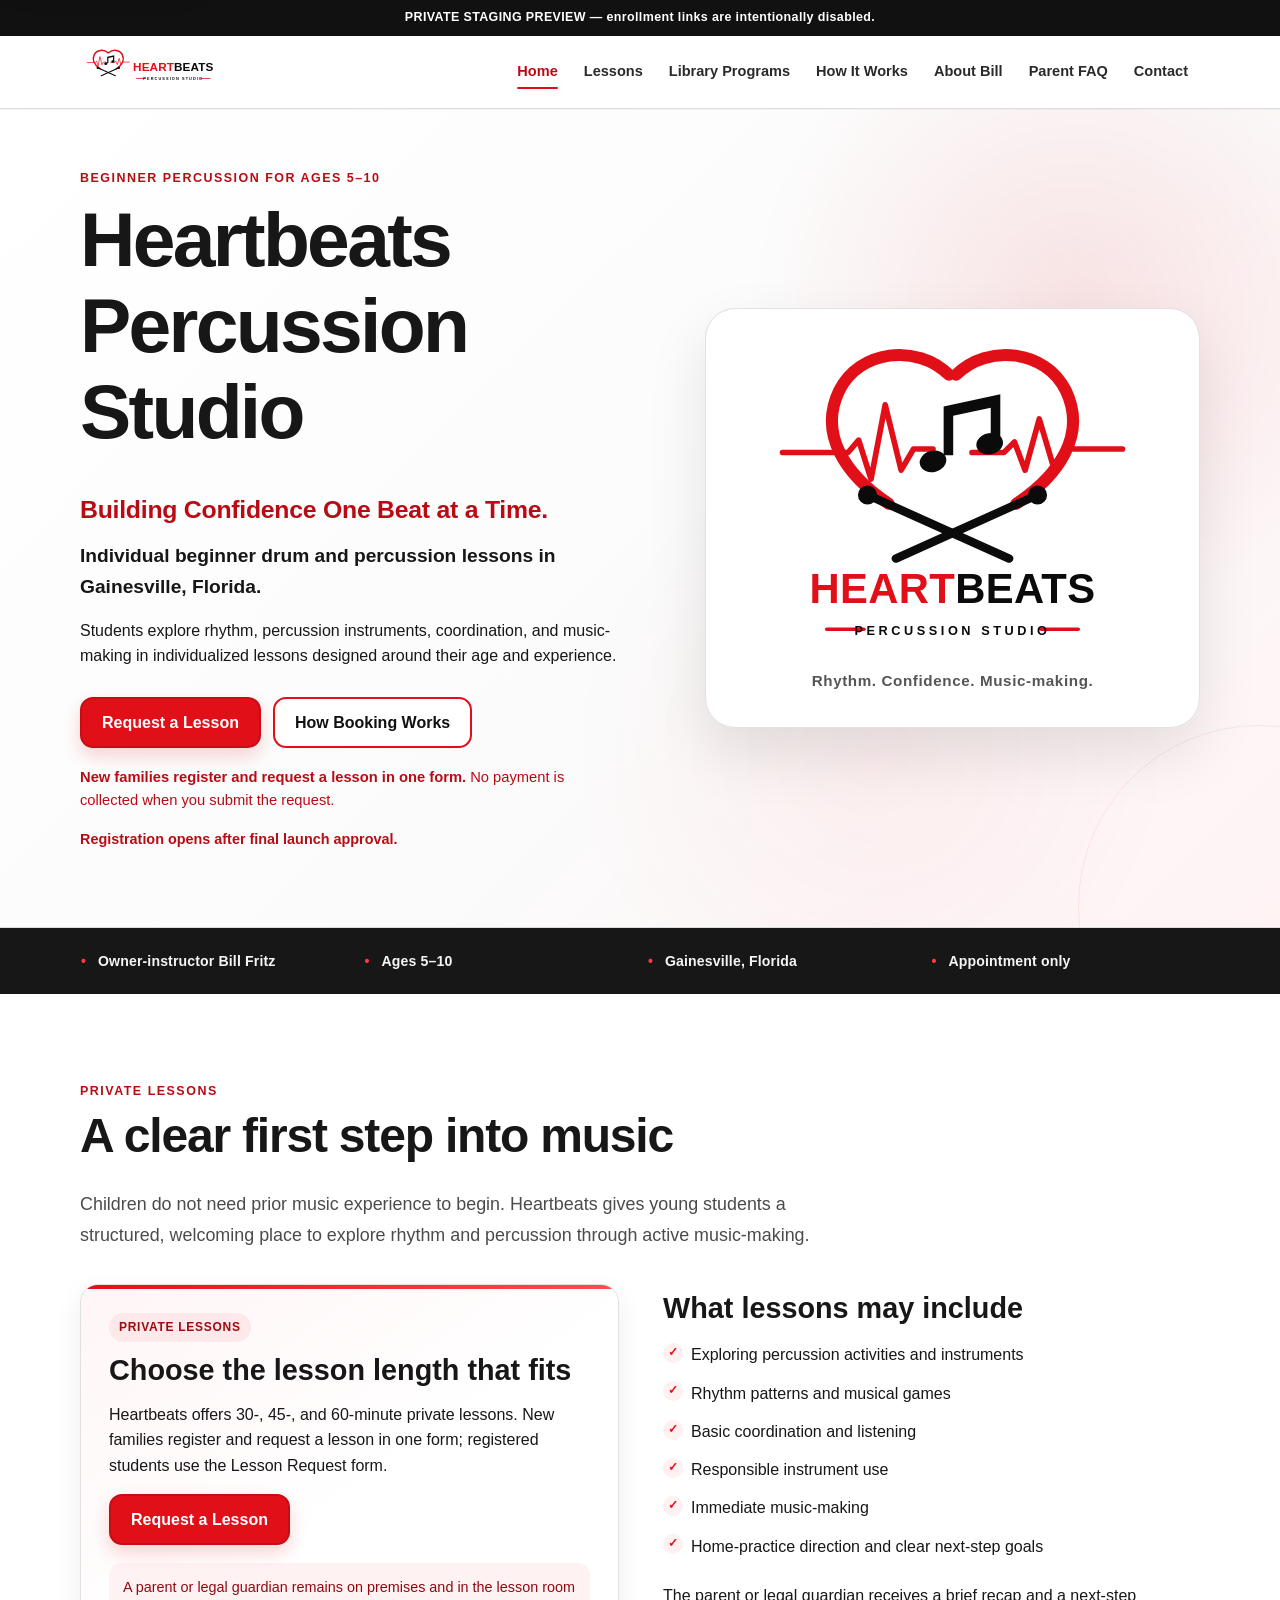
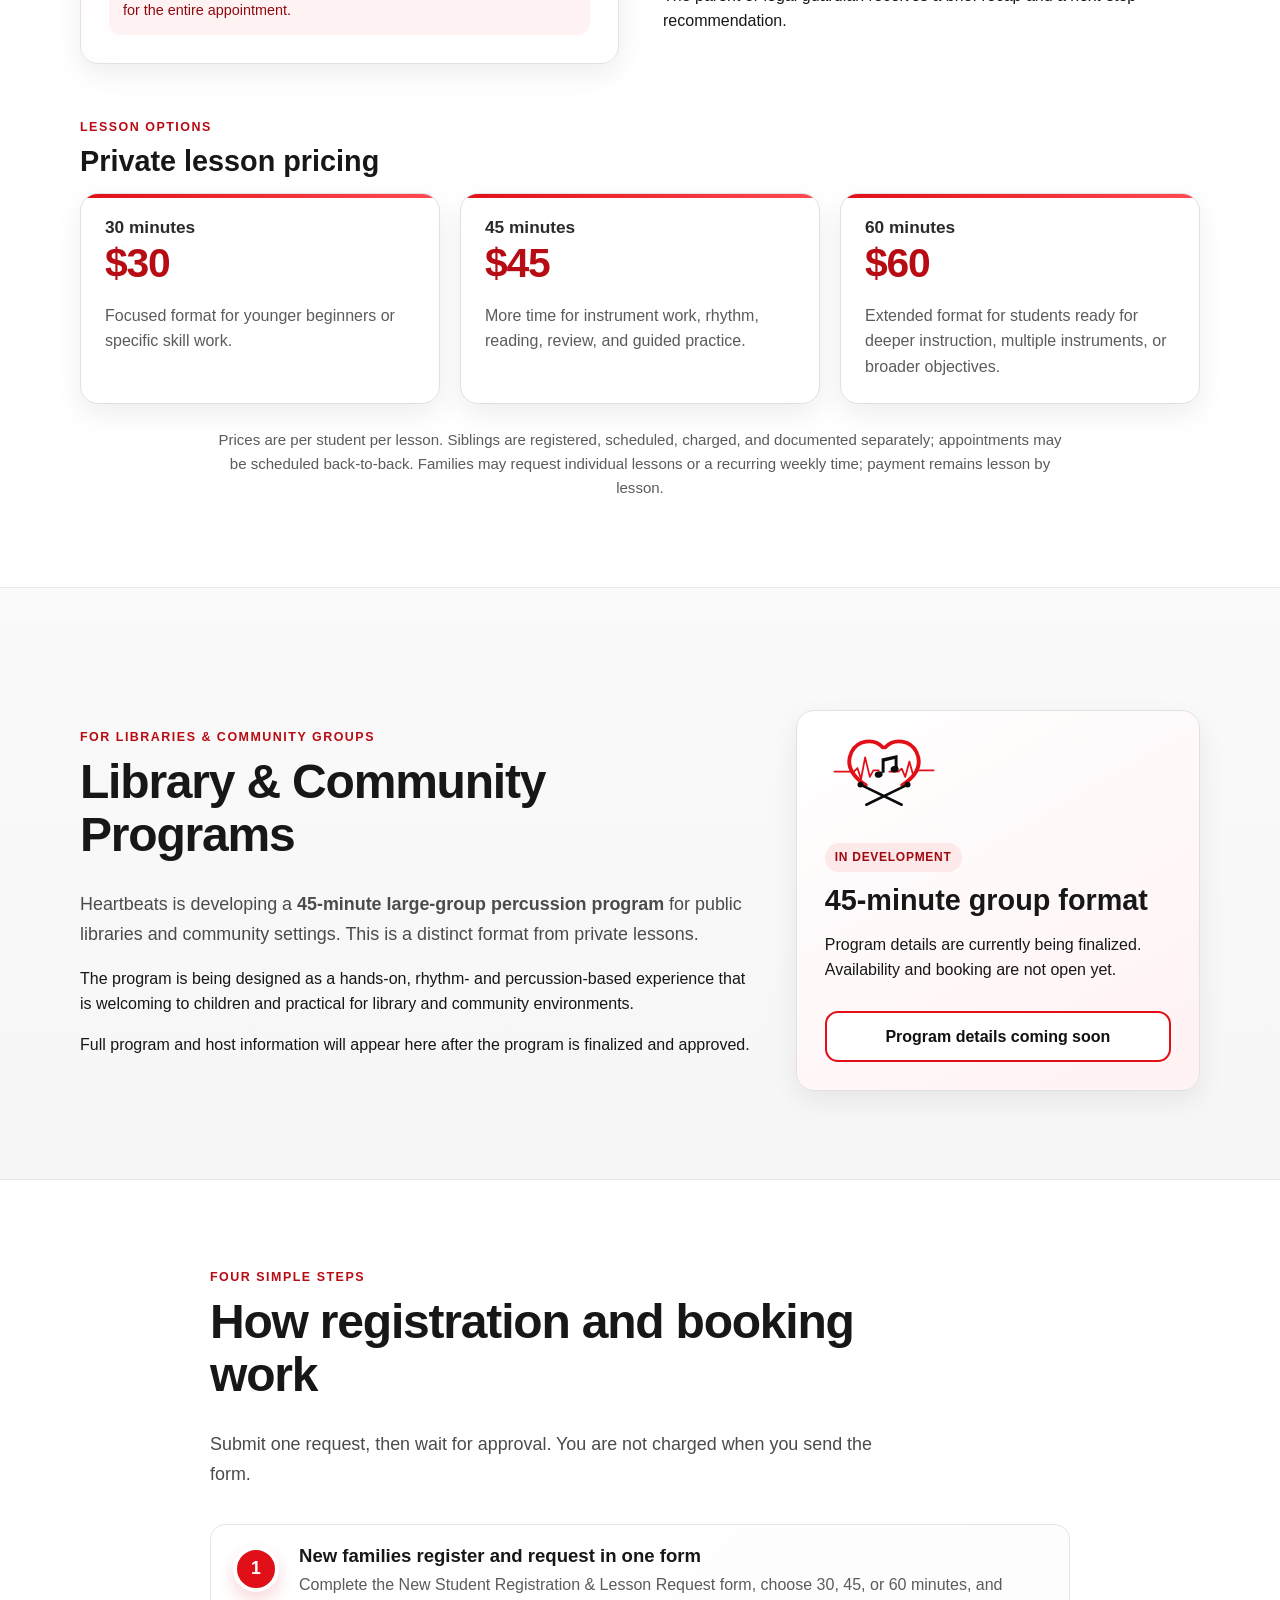
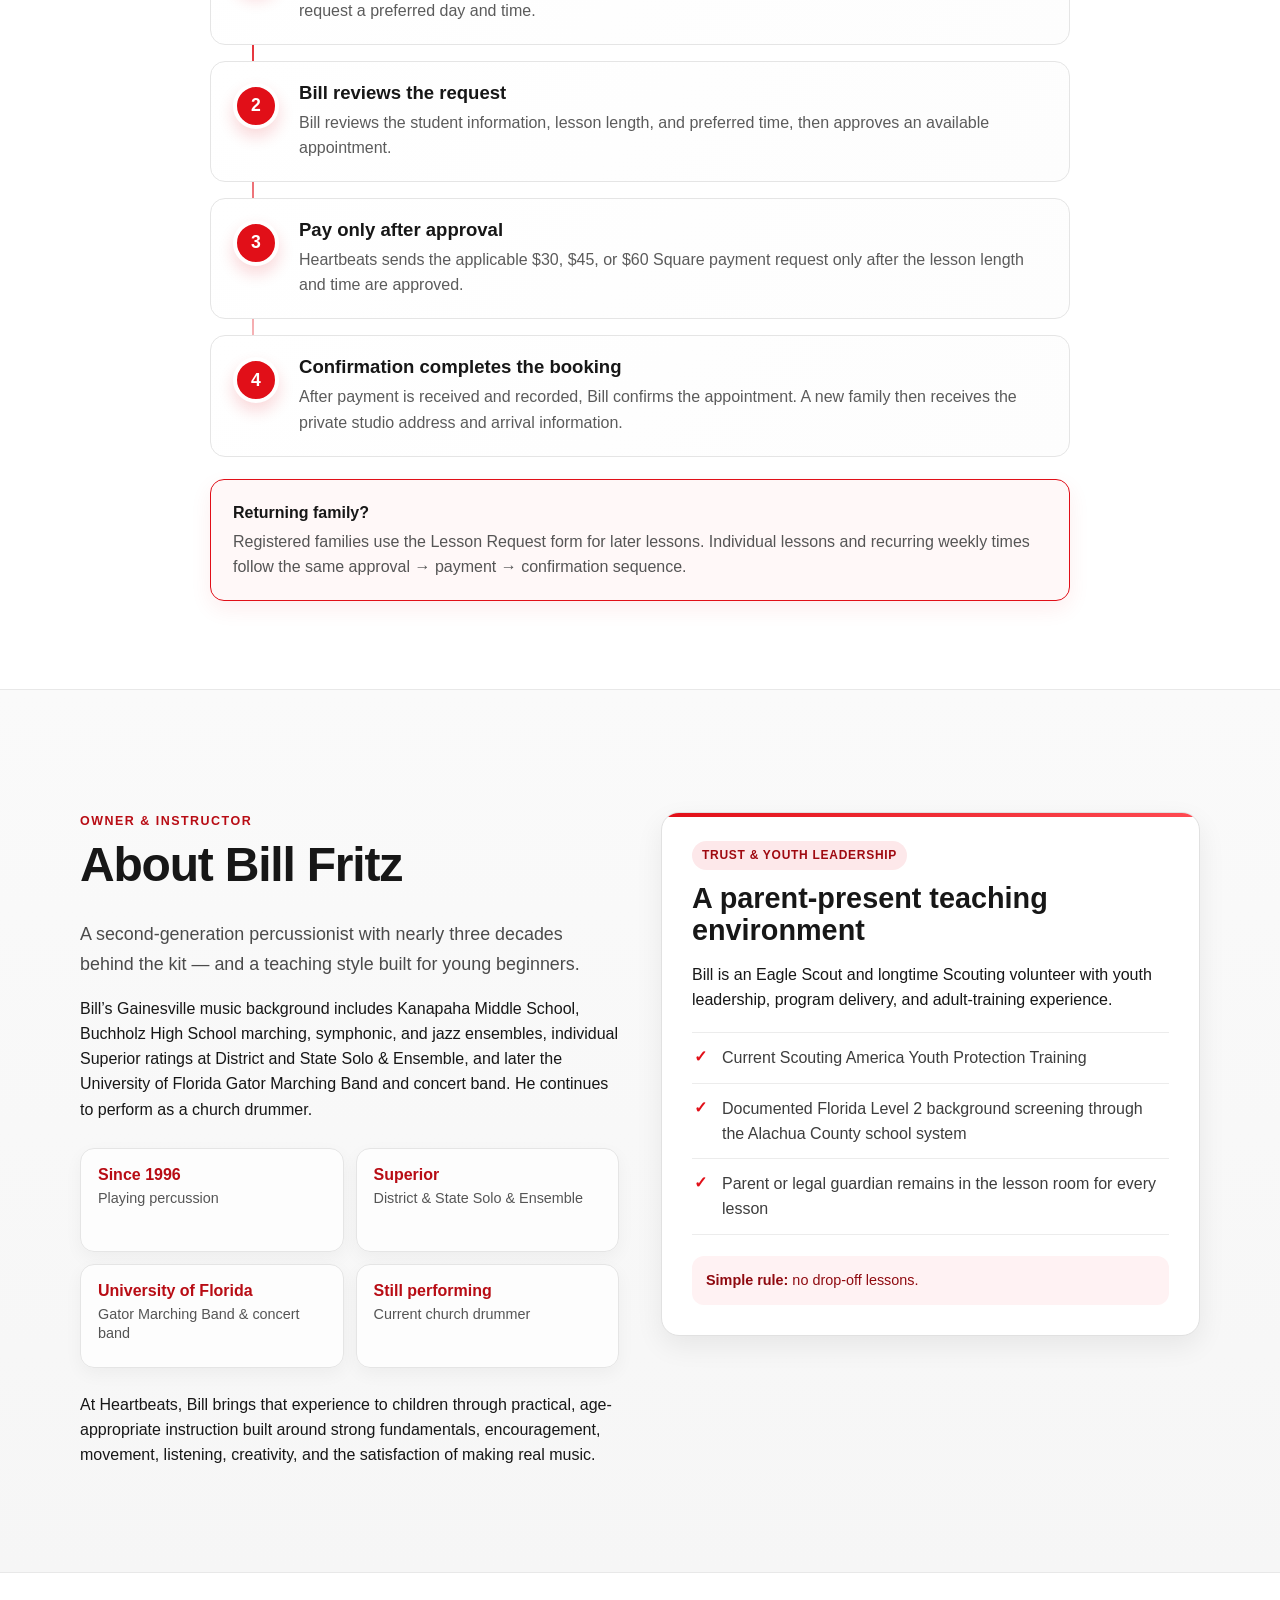
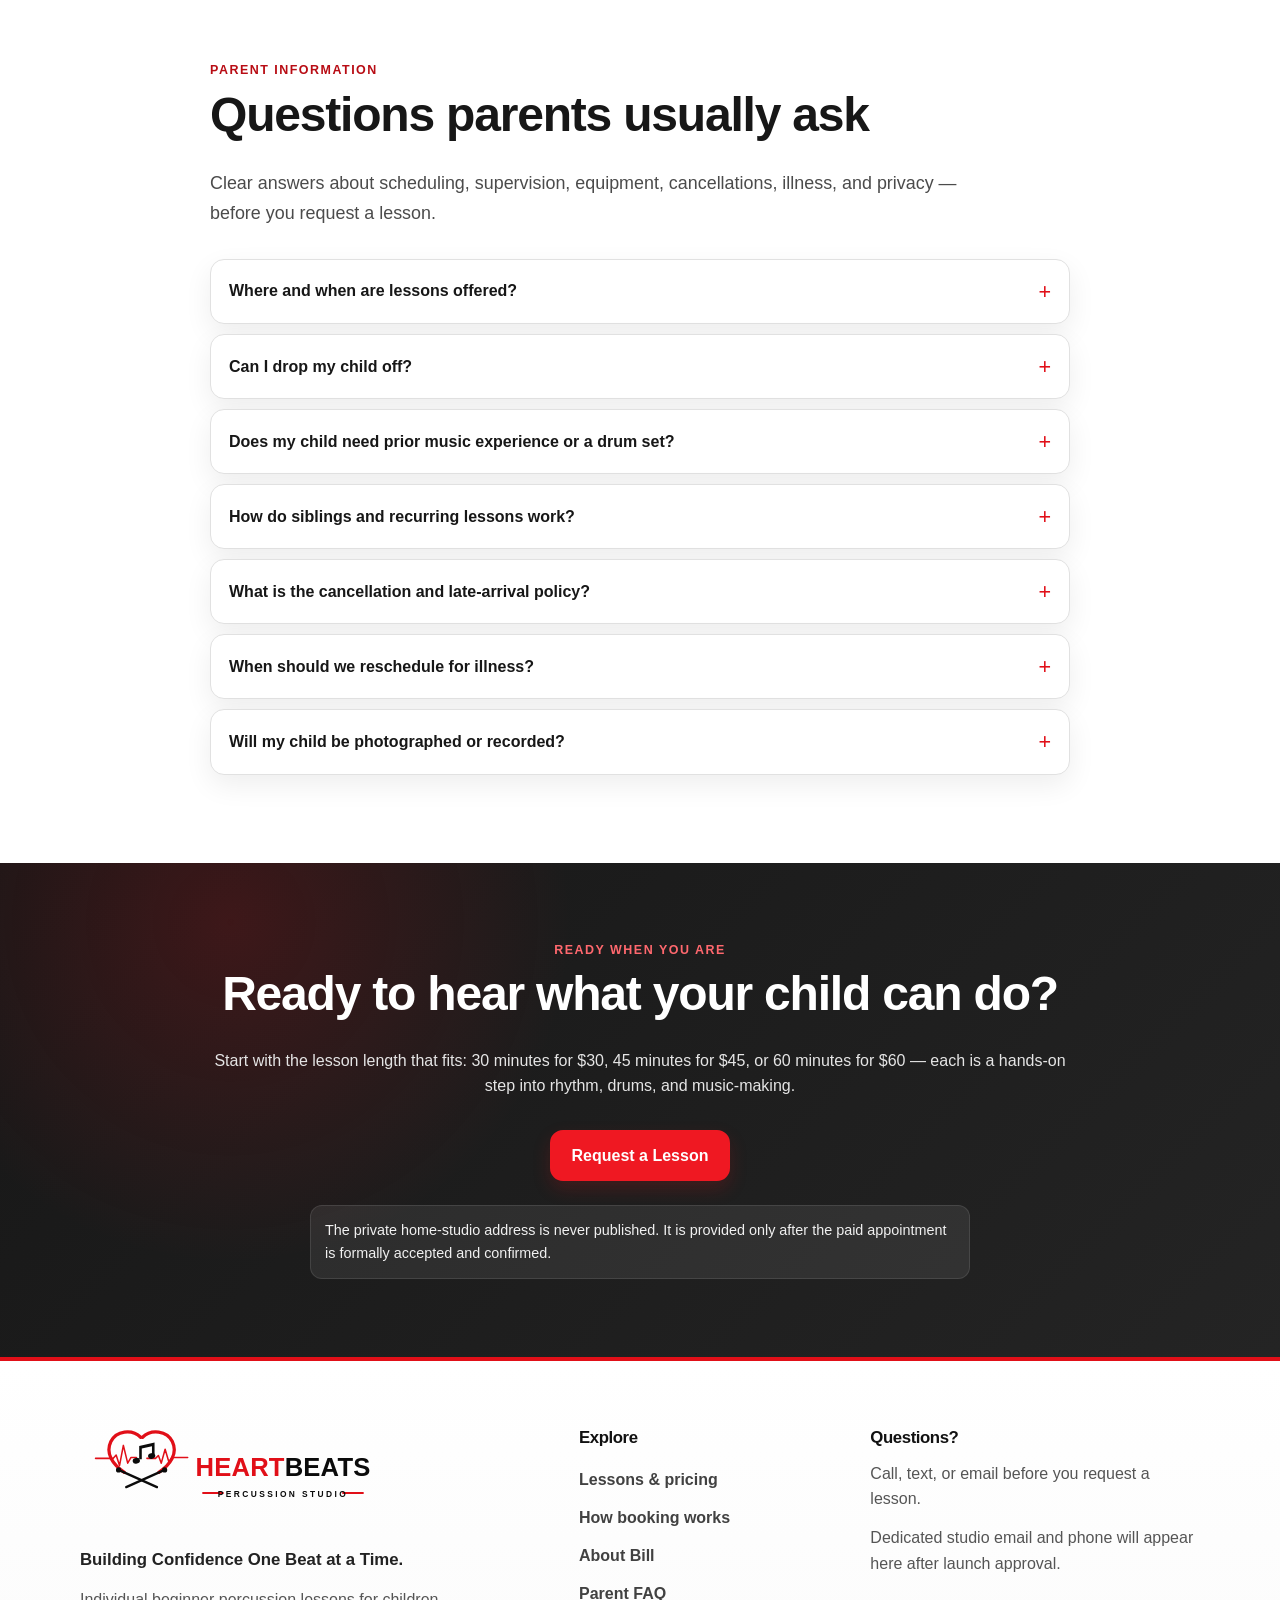
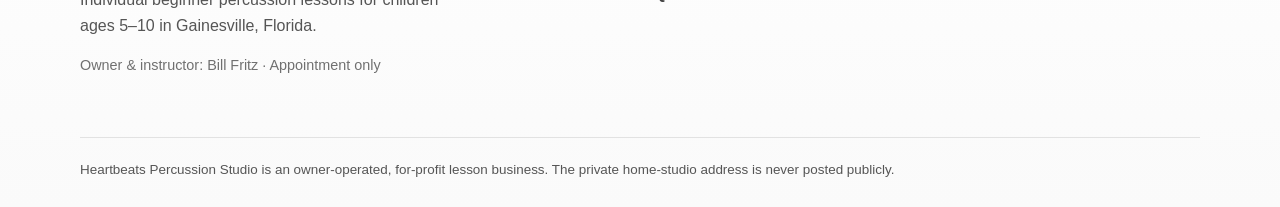
<file: index.html>
<!doctype html>
<html lang="en">
<head>
  <meta charset="utf-8">
  <meta name="viewport" content="width=device-width, initial-scale=1">
  <title>Beginner Drum and Percussion Lessons for Children in Gainesville, Florida | Heartbeats Percussion Studio</title>
  <meta name="description" content="Individual beginner drum and percussion lessons for children ages 5–10 in Gainesville, Florida. Lesson options are 30, 45, and 60 minutes. A parent or legal guardian remains present throughout every appointment.">
  <meta name="robots" content="noindex,nofollow" id="robots-meta">
  <meta name="theme-color" content="#e10f18">
  <meta property="og:type" content="website">
  <meta property="og:site_name" content="Heartbeats Percussion Studio">
  <meta property="og:locale" content="en_US">
  <meta property="og:title" content="Heartbeats Percussion Studio | Beginner Percussion Lessons in Gainesville">
  <meta property="og:description" content="Individual beginner drum and percussion lessons for children ages 5–10 in Gainesville, Florida.">
  <meta property="og:url" content="https://djbillfritz-gif.github.io/heartbeats-percussion-studio/" id="og-url">
  <meta property="og:image" content="https://djbillfritz-gif.github.io/heartbeats-percussion-studio/assets/brand/heartbeats-social-preview.png" id="og-image">
  <meta property="og:image:width" content="1200">
  <meta property="og:image:height" content="630">
  <meta property="og:image:alt" content="Heartbeats Percussion Studio — Building Confidence One Beat at a Time.">
  <meta name="twitter:card" content="summary_large_image">
  <meta name="twitter:title" content="Heartbeats Percussion Studio | Beginner Percussion Lessons in Gainesville">
  <meta name="twitter:description" content="Individual beginner drum and percussion lessons for children ages 5–10 in Gainesville, Florida.">
  <meta name="twitter:image" content="https://djbillfritz-gif.github.io/heartbeats-percussion-studio/assets/brand/heartbeats-social-preview.png" id="twitter-image">
  <link rel="canonical" href="https://djbillfritz-gif.github.io/heartbeats-percussion-studio/" id="canonical-link">
  <link rel="icon" href="assets/brand/heartbeats-emblem.svg" type="image/svg+xml">
  <link rel="apple-touch-icon" href="assets/brand/heartbeats-icon-192.png">
  <link rel="manifest" href="manifest.webmanifest">
  <link rel="stylesheet" href="styles.css">
  <script type="application/ld+json">
  {
    "@context": "https://schema.org",
    "@graph": [
      {
        "@type": "LocalBusiness",
        "@id": "#studio",
        "name": "Heartbeats Percussion Studio",
        "description": "Individual beginner drum and percussion lessons for children ages 5–10 in Gainesville, Florida.",
        "founder": {"@type": "Person", "name": "Bill Fritz"},
        "email": "mailto:heartbeatspercussion@gmail.com",
        "telephone": "+1-352-363-1304",
        "areaServed": {"@type": "City", "name": "Gainesville"},
        "priceRange": "$30–$60",
        "openingHoursSpecification": [
          {"@type":"OpeningHoursSpecification","dayOfWeek":["Monday","Tuesday","Thursday","Friday"],"opens":"11:00","closes":"17:00"},
          {"@type":"OpeningHoursSpecification","dayOfWeek":"Wednesday","opens":"12:30","closes":"17:00"}
        ],
        "makesOffer": [
          {"@type":"Offer","price":"30","priceCurrency":"USD","itemOffered":{"@type":"Service","name":"30-minute private percussion lesson"}},
          {"@type":"Offer","price":"45","priceCurrency":"USD","itemOffered":{"@type":"Service","name":"45-minute private percussion lesson"}},
          {"@type":"Offer","price":"60","priceCurrency":"USD","itemOffered":{"@type":"Service","name":"60-minute private percussion lesson"}}
        ]
      },
      {
        "@type": "FAQPage",
        "mainEntity": [
          {"@type":"Question","name":"Where and when are lessons offered?","acceptedAnswer":{"@type":"Answer","text":"Lessons are offered by appointment in Gainesville, Florida. Hours are Monday, Tuesday, Thursday, and Friday from 11:00 AM to 5:00 PM and Wednesday from 12:30 PM to 5:00 PM. The private address is provided only after payment is recorded and the appointment is confirmed."}},
          {"@type":"Question","name":"Can I drop my child off?","acceptedAnswer":{"@type":"Answer","text":"No. A parent or legal guardian remains on the premises and in the lesson room for the entire lesson."}},
          {"@type":"Question","name":"Does my child need prior music experience or a drum set?","acceptedAnswer":{"@type":"Answer","text":"No prior music experience is required, and students do not need to own equipment before the first lesson unless Bill gives a specific recommendation."}},
          {"@type":"Question","name":"How do siblings and recurring lessons work?","acceptedAnswer":{"@type":"Answer","text":"Each sibling is a separate student with separate registration, charges, and records. Families may request a recurring weekly time, while payment remains lesson by lesson."}},
          {"@type":"Question","name":"What is the cancellation and late-arrival policy?","acceptedAnswer":{"@type":"Answer","text":"Rescheduling comes first. If rescheduling is not possible, $15 remains as a future credit for the same student and the remaining paid balance is refunded when reasonably possible. A no-show without notice normally forfeits the lesson payment. Late arrival does not extend the lesson."}},
          {"@type":"Question","name":"When should we reschedule for illness?","acceptedAnswer":{"@type":"Answer","text":"Please reschedule for fever, repeated vomiting, significant diarrhea, or symptoms severe enough to prevent normal participation. Return when respiratory symptoms have been improving overall for at least 24 hours and the student has been fever-free for at least 24 hours without fever-reducing medication. After vomiting or diarrhea, return when symptom-free for at least 24 hours."}},
          {"@type":"Question","name":"Will my child be photographed or recorded?","acceptedAnswer":{"@type":"Answer","text":"Private instructional photography and private instructional video or audio are separate optional permissions. Declining either does not affect lesson eligibility. Heartbeats does not use student media for public marketing or promotional purposes."}}
        ]
      }
    ]
  }
  </script>
  <script src="site-config.js" defer></script>
  <script src="script.js" defer></script>
</head>
<body>
  <a class="skip-link" href="#main-content">Skip to main content</a>
  <div class="staging-banner" id="staging-banner" role="note">
    PRIVATE STAGING PREVIEW — enrollment links are intentionally disabled.
  </div>

  <header class="site-header">
    <div class="nav-shell">
      <a class="brand" href="#home" aria-label="Heartbeats Percussion Studio home">
        <img src="assets/brand/heartbeats-logo-horizontal.svg" alt="Heartbeats Percussion Studio">
      </a>
      <nav class="desktop-nav" aria-label="Primary navigation">
        <a href="#home">Home</a>
        <a href="#lessons">Lessons</a>
        <a href="#library-programs">Library Programs</a>
        <a href="#how-it-works">How It Works</a>
        <a href="#about">About Bill</a>
        <a href="#parent-faq">Parent FAQ</a>
        <a href="#contact">Contact</a>
      </nav>

      <button class="menu-button" id="menu-button" type="button"
              aria-expanded="false" aria-controls="mobile-nav" aria-label="Open navigation menu">
        <span></span><span></span><span></span>
      </button>
    </div>
    <nav class="mobile-nav" id="mobile-nav" aria-label="Mobile navigation" hidden>
      <a href="#home">Home</a>
      <a href="#lessons">Lessons</a>
      <a href="#library-programs">Library Programs</a>
      <a href="#how-it-works">How It Works</a>
      <a href="#about">About Bill</a>
      <a href="#parent-faq">Parent FAQ</a>
      <a href="#contact">Contact</a>
    </nav>
  </header>

  <main id="main-content">
    <section class="hero" id="home">
      <div class="page-width hero-grid">
        <div class="hero-copy">
          <p class="eyebrow">Beginner percussion for ages 5–10</p>
          <h1>Heartbeats Percussion Studio</h1>
          <p class="tagline">Building Confidence One Beat at a Time.</p>
          <p class="hero-lead">Individual beginner drum and percussion lessons in Gainesville, Florida.</p>
          <p>Students explore rhythm, percussion instruments, coordination, and music-making in individualized lessons designed around their age and experience.</p>
          <div class="hero-actions">
            <a class="button primary registration-action" href="#lessons">Request a Lesson</a>
            <a class="button secondary" href="#how-it-works">How Booking Works</a>
          </div>
          <p class="microcopy"><strong>New families register and request a lesson in one form.</strong> No payment is collected when you submit the request.</p>
          <p class="staging-note">Registration opens after final launch approval.</p>
        </div>

        <div class="hero-brand-panel">
          <img src="assets/brand/heartbeats-logo-primary.svg" alt="Heartbeats Percussion Studio logo">
          <p>Rhythm. Confidence. Music-making.</p>
        </div>
      </div>
    </section>
    <aside class="trust-strip" aria-label="Studio facts">
      <div class="page-width trust-grid">
        <span>Owner-instructor Bill Fritz</span>
        <span>Ages 5–10</span>
        <span>Gainesville, Florida</span>
        <span>Appointment only</span>
      </div>
    </aside>

    <section class="section" id="lessons">
      <div class="page-width">
        <p class="eyebrow">Private lessons</p>
        <h2>A clear first step into music</h2>
        <p class="section-intro">Children do not need prior music experience to begin. Heartbeats gives young students a structured, welcoming place to explore rhythm and percussion through active music-making.</p>

        <div class="intro-grid">
          <article class="feature-card intro-card">
            <span class="pill">Private lessons</span>
            <h3>Choose the lesson length that fits</h3>
            <p>Heartbeats offers 30-, 45-, and 60-minute private lessons. New families register and request a lesson in one form; registered students use the Lesson Request form.</p>
            <a class="button primary registration-action" href="#lessons">Request a Lesson</a>
            <p class="privacy-note">A parent or legal guardian remains on premises and in the lesson room for the entire appointment.</p>
          </article>
          <div class="lesson-copy">
            <h3>What lessons may include</h3>
            <ul class="check-list">
              <li>Exploring percussion activities and instruments</li>
              <li>Rhythm patterns and musical games</li>
              <li>Basic coordination and listening</li>
              <li>Responsible instrument use</li>
              <li>Immediate music-making</li>
              <li>Home-practice direction and clear next-step goals</li>
            </ul>
            <p>The parent or legal guardian receives a brief recap and a next-step recommendation.</p>
          </div>
        </div>

        <div class="pricing-block">
          <div class="section-heading-row">
            <div>
              <p class="eyebrow">Lesson options</p>
              <h3>Private lesson pricing</h3>
            </div>
          </div>
          <div class="pricing-grid">
            <article class="price-card"><h4>30 minutes</h4><p class="price"><strong>$30</strong></p><p>Focused format for younger beginners or specific skill work.</p></article>
            <article class="price-card"><h4>45 minutes</h4><p class="price"><strong>$45</strong></p><p>More time for instrument work, rhythm, reading, review, and guided practice.</p></article>
            <article class="price-card"><h4>60 minutes</h4><p class="price"><strong>$60</strong></p><p>Extended format for students ready for deeper instruction, multiple instruments, or broader objectives.</p></article>
          </div>
          <p class="pricing-note">Prices are per student per lesson. Siblings are registered, scheduled, charged, and documented separately; appointments may be scheduled back-to-back. Families may request individual lessons or a recurring weekly time; payment remains lesson by lesson.</p>
        </div>
      </div>
    </section>

    <section class="section section-soft" id="library-programs">
      <div class="page-width library-grid">
        <div>
          <p class="eyebrow">For libraries & community groups</p>
          <h2>Library & Community Programs</h2>
          <p class="section-intro">Heartbeats is developing a <strong>45-minute large-group percussion program</strong> for public libraries and community settings. This is a distinct format from private lessons.</p>
          <p>The program is being designed as a hands-on, rhythm- and percussion-based experience that is welcoming to children and practical for library and community environments.</p>
          <p>Full program and host information will appear here after the program is finalized and approved.</p>
        </div>
        <article class="feature-card library-card">
          <img class="library-emblem" src="assets/brand/heartbeats-emblem.svg" alt="" aria-hidden="true">
          <span class="pill">In development</span>
          <h3>45-minute group format</h3>
          <p>Program details are currently being finalized. Availability and booking are not open yet.</p>
          <button class="button secondary library-action" type="button">Program details coming soon</button>
        </article>
      </div>
    </section>
    <section class="section" id="how-it-works">
      <div class="page-width narrow">
        <p class="eyebrow">Four simple steps</p>
        <h2>How registration and booking work</h2>
        <p class="section-intro">Submit one request, then wait for approval. You are not charged when you send the form.</p>
        <ol class="steps">
          <li><span>1</span><div><h3>New families register and request in one form</h3><p>Complete the New Student Registration &amp; Lesson Request form, choose 30, 45, or 60 minutes, and request a preferred day and time.</p></div></li>
          <li><span>2</span><div><h3>Bill reviews the request</h3><p>Bill reviews the student information, lesson length, and preferred time, then approves an available appointment.</p></div></li>
          <li><span>3</span><div><h3>Pay only after approval</h3><p>Heartbeats sends the applicable $30, $45, or $60 Square payment request only after the lesson length and time are approved.</p></div></li>
          <li><span>4</span><div><h3>Confirmation completes the booking</h3><p>After payment is received and recorded, Bill confirms the appointment. A new family then receives the private studio address and arrival information.</p></div></li>
        </ol>
        <div class="important-note">
          <strong>Returning family?</strong>
          <span>Registered families use the Lesson Request form for later lessons. Individual lessons and recurring weekly times follow the same approval → payment → confirmation sequence.</span>
        </div>
      </div>
    </section>

    <section class="section section-soft" id="about">
      <div class="page-width about-grid">
        <div class="about-story">
          <p class="eyebrow">Owner & instructor</p>
          <h2>About Bill Fritz</h2>
          <p class="section-intro">A second-generation percussionist with nearly three decades behind the kit — and a teaching style built for young beginners.</p>
          <p>Bill’s Gainesville music background includes Kanapaha Middle School, Buchholz High School marching, symphonic, and jazz ensembles, individual Superior ratings at District and State Solo &amp; Ensemble, and later the University of Florida Gator Marching Band and concert band. He continues to perform as a church drummer.</p>
          <div class="credibility-grid" aria-label="Music background highlights">
            <div class="credibility-item"><strong>Since 1996</strong><span>Playing percussion</span></div>
            <div class="credibility-item"><strong>Superior</strong><span>District &amp; State Solo &amp; Ensemble</span></div>
            <div class="credibility-item"><strong>University of Florida</strong><span>Gator Marching Band &amp; concert band</span></div>
            <div class="credibility-item"><strong>Still performing</strong><span>Current church drummer</span></div>
          </div>
          <p>At Heartbeats, Bill brings that experience to children through practical, age-appropriate instruction built around strong fundamentals, encouragement, movement, listening, creativity, and the satisfaction of making real music.</p>
        </div>
        <article class="about-card">
          <span class="pill">Trust & youth leadership</span>
          <h3>A parent-present teaching environment</h3>
          <p>Bill is an Eagle Scout and longtime Scouting volunteer with youth leadership, program delivery, and adult-training experience.</p>
          <ul class="trust-list">
            <li>Current Scouting America Youth Protection Training</li>
            <li>Documented Florida Level 2 background screening through the Alachua County school system</li>
            <li>Parent or legal guardian remains in the lesson room for every lesson</li>
          </ul>
          <p class="privacy-note"><strong>Simple rule:</strong> no drop-off lessons.</p>
        </article>
      </div>
    </section>

    <section class="section" id="parent-faq">
      <div class="page-width narrow">
        <p class="eyebrow">Parent information</p>
        <h2>Questions parents usually ask</h2>
        <p class="section-intro">Clear answers about scheduling, supervision, equipment, cancellations, illness, and privacy — before you request a lesson.</p>

        <div class="faq-stack">
          <details>
            <summary>Where and when are lessons offered?</summary>
            <div class="details-body"><p>Lessons are held by appointment in a controlled home-studio environment in Gainesville, Florida. The private address is provided only after payment is recorded and Bill formally accepts and confirms the appointment.</p><p>Hours are Monday, Tuesday, Thursday, and Friday 11:00 AM–5:00 PM; Wednesday 12:30 PM–5:00 PM. No walk-ins.</p></div>
          </details>
          <details>
            <summary>Can I drop my child off?</summary>
            <div class="details-body"><p>No. A parent or legal guardian remains on the premises and in the lesson room for the entire lesson. The adult remains responsible for medication, personal care, restroom assistance, supervision, and emergency decisions.</p></div>
          </details>
          <details>
            <summary>Does my child need prior music experience or a drum set?</summary>
            <div class="details-body"><p>No prior music experience is required. A student does not need to own equipment before the first lesson unless Bill gives a specific recommendation. Students who continue will generally need a practice pad and drumsticks.</p></div>
          </details>
          <details>
            <summary>How do siblings and recurring lessons work?</summary>
            <div class="details-body"><p>Each sibling is a separate student with separate registration, lesson charges, and records. Lessons may be scheduled back-to-back. Families may request a recurring weekly time; payment remains lesson by lesson.</p></div>
          </details>
          <details>
            <summary>What is the cancellation and late-arrival policy?</summary>
            <div class="details-body"><p>Rescheduling comes first. If rescheduling is not possible, $15 remains non-refundable as a credit toward the same student’s next lesson and the remaining paid balance is refunded to the original payment method when reasonably possible.</p><p>A no-show without notice normally forfeits the lesson payment. If Bill cancels, the family may choose a full payment transfer or a full refund. Late arrival does not extend the lesson.</p></div>
          </details>
          <details>
            <summary>When should we reschedule for illness?</summary>
            <div class="details-body"><p>Please reschedule for fever, repeated vomiting, significant diarrhea, or symptoms severe enough to prevent normal participation. Return when respiratory symptoms have been improving overall for at least 24 hours and the student has been fever-free for at least 24 hours without fever-reducing medication. After vomiting or diarrhea, return when symptom-free for at least 24 hours.</p></div>
          </details>
          <details>
            <summary>Will my child be photographed or recorded?</summary>
            <div class="details-body"><p>Only two separate optional studio permissions are used: private instructional photography and private instructional video/audio. Declining either or leaving either unanswered does not affect eligibility, pricing, instruction, participation, or booking access.</p><p>Heartbeats does not use student photos, video, or audio for marketing, advertising, social media, flyers, the public website, community-event promotion, or other public/promotional purposes.</p></div>
          </details>
        </div>
      </div>
    </section>
    <section class="final-cta">
      <div class="page-width narrow center">
        <p class="eyebrow">Ready when you are</p>
        <h2>Ready to hear what your child can do?</h2>
        <p>Start with the lesson length that fits: 30 minutes for $30, 45 minutes for $45, or 60 minutes for $60 — each is a hands-on step into rhythm, drums, and music-making.</p>
        <a class="button primary registration-action" href="#lessons">Request a Lesson</a>
        <p class="privacy-note">The private home-studio address is never published. It is provided only after the paid appointment is formally accepted and confirmed.</p>
      </div>
    </section>
  </main>

  <footer class="site-footer" id="contact">
    <div class="page-width footer-grid">
      <div class="footer-brand-block">
        <img class="footer-logo" src="assets/brand/heartbeats-logo-horizontal.svg" alt="Heartbeats Percussion Studio">
        <p class="footer-tagline">Building Confidence One Beat at a Time.</p>
        <p>Individual beginner percussion lessons for children ages 5–10 in <span id="service-area">Gainesville, Florida</span>.</p>
        <p class="footer-small">Owner &amp; instructor: Bill Fritz · Appointment only</p>
      </div>
      <nav class="footer-nav" aria-label="Footer navigation">
        <h2>Explore</h2>
        <a href="#lessons">Lessons &amp; pricing</a>
        <a href="#how-it-works">How booking works</a>
        <a href="#about">About Bill</a>
        <a href="#parent-faq">Parent FAQ</a>
      </nav>
      <div class="footer-contact-block">
        <h2>Questions?</h2>
        <p class="footer-contact-intro">Call, text, or email before you request a lesson.</p>
        <div id="contact-live" hidden></div>
        <p id="contact-pending">Dedicated studio email and phone will appear here after launch approval.</p>
        <a id="parent-policy-link" class="footer-link" href="#" hidden>Read the Parent Policy</a>
      </div>
    </div>
    <div class="page-width footer-bottom">
      <p>Heartbeats Percussion Studio is an owner-operated, for-profit lesson business. The private home-studio address is never posted publicly.</p>
    </div>
  </footer>

  <div class="site-notice" id="site-notice" role="status" aria-live="polite" hidden>
    <button type="button" id="notice-close" aria-label="Close notice">×</button>
    <p id="notice-text">Registration opens after final launch approval.</p>
  </div>
</body>
</html>
</file>
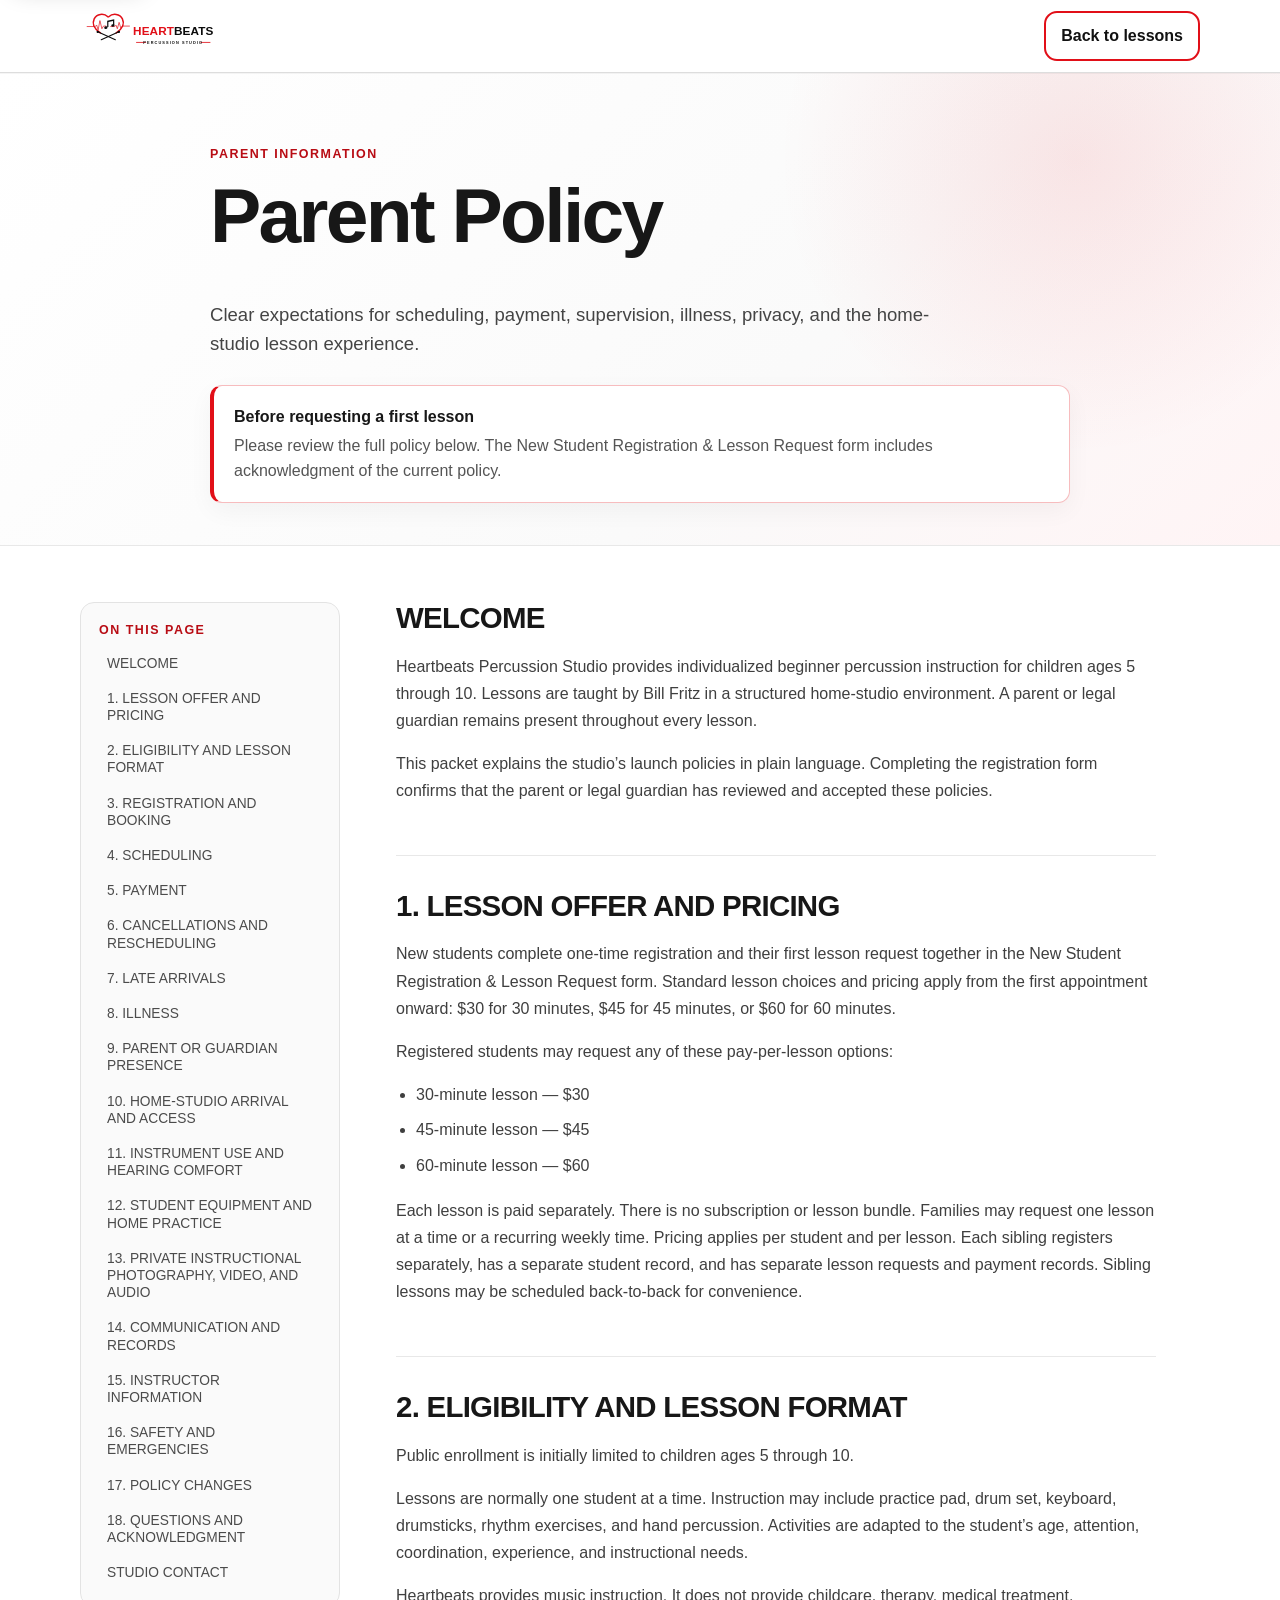
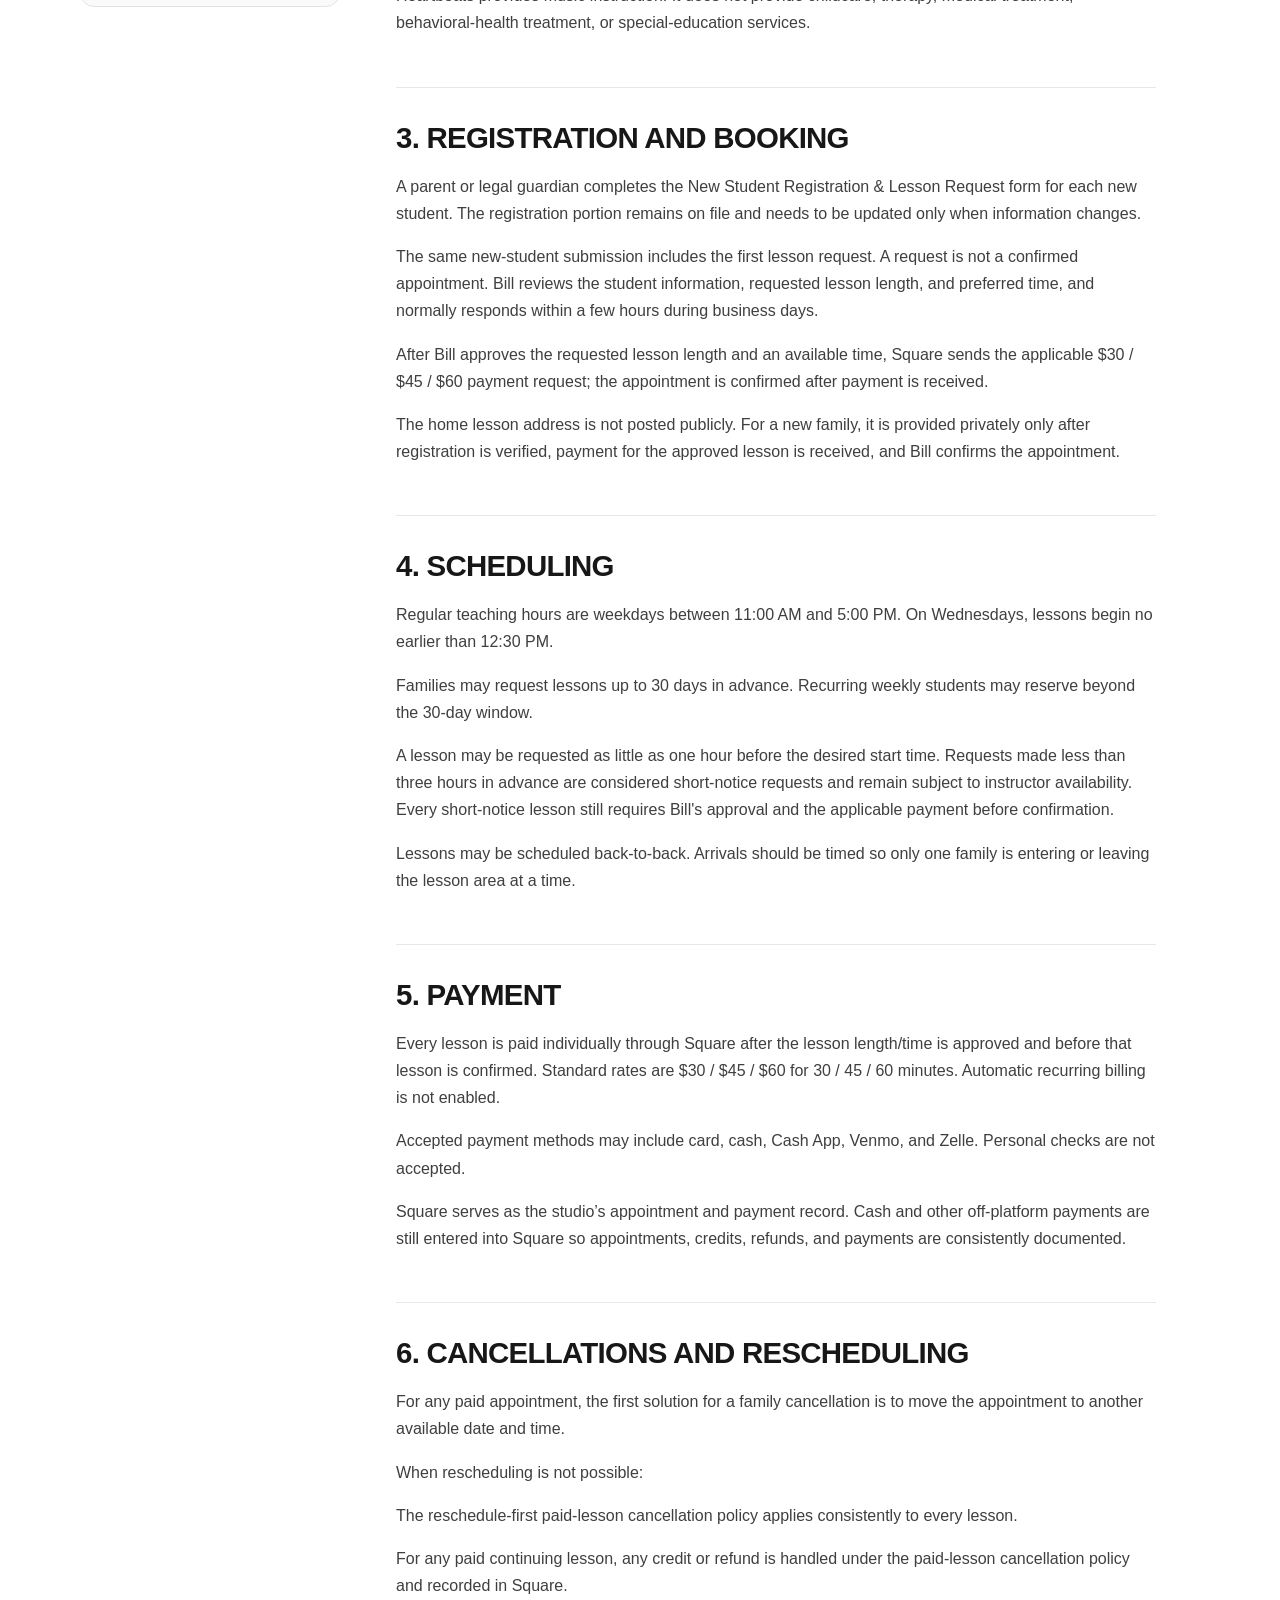
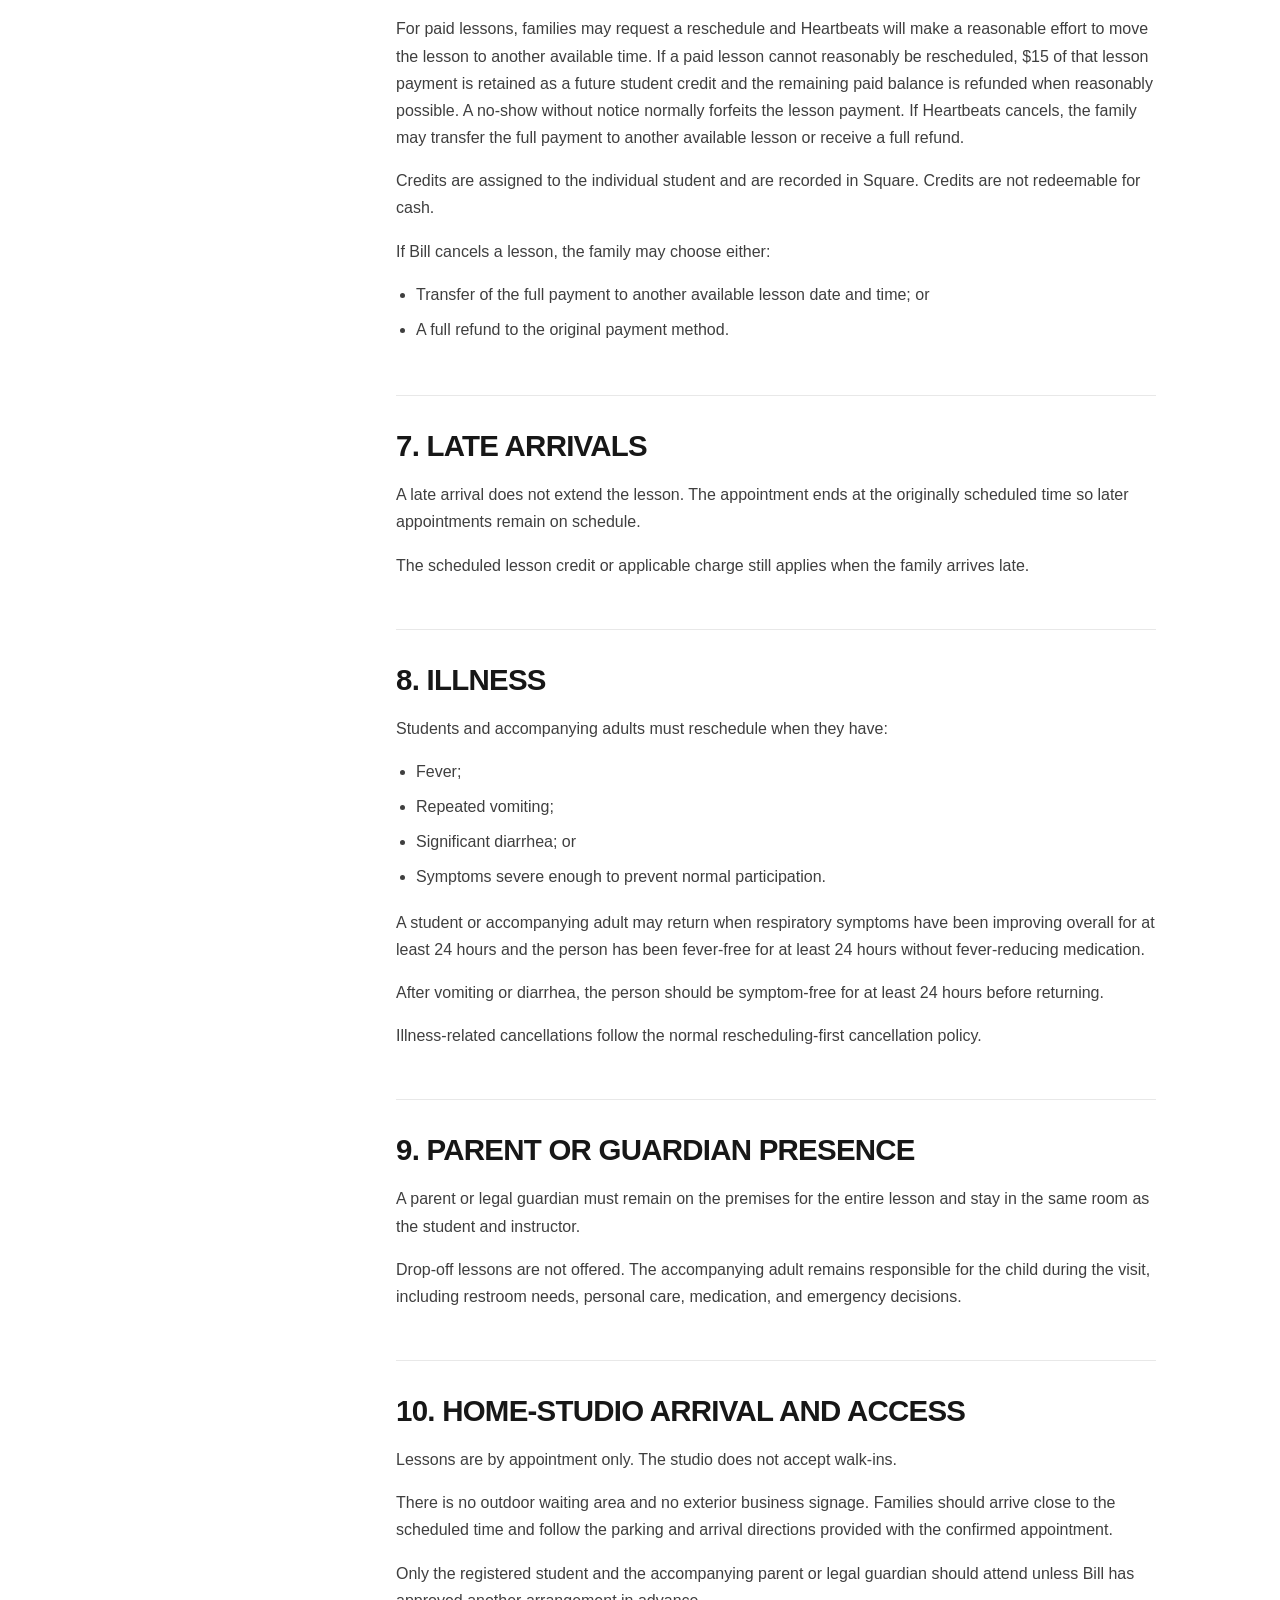
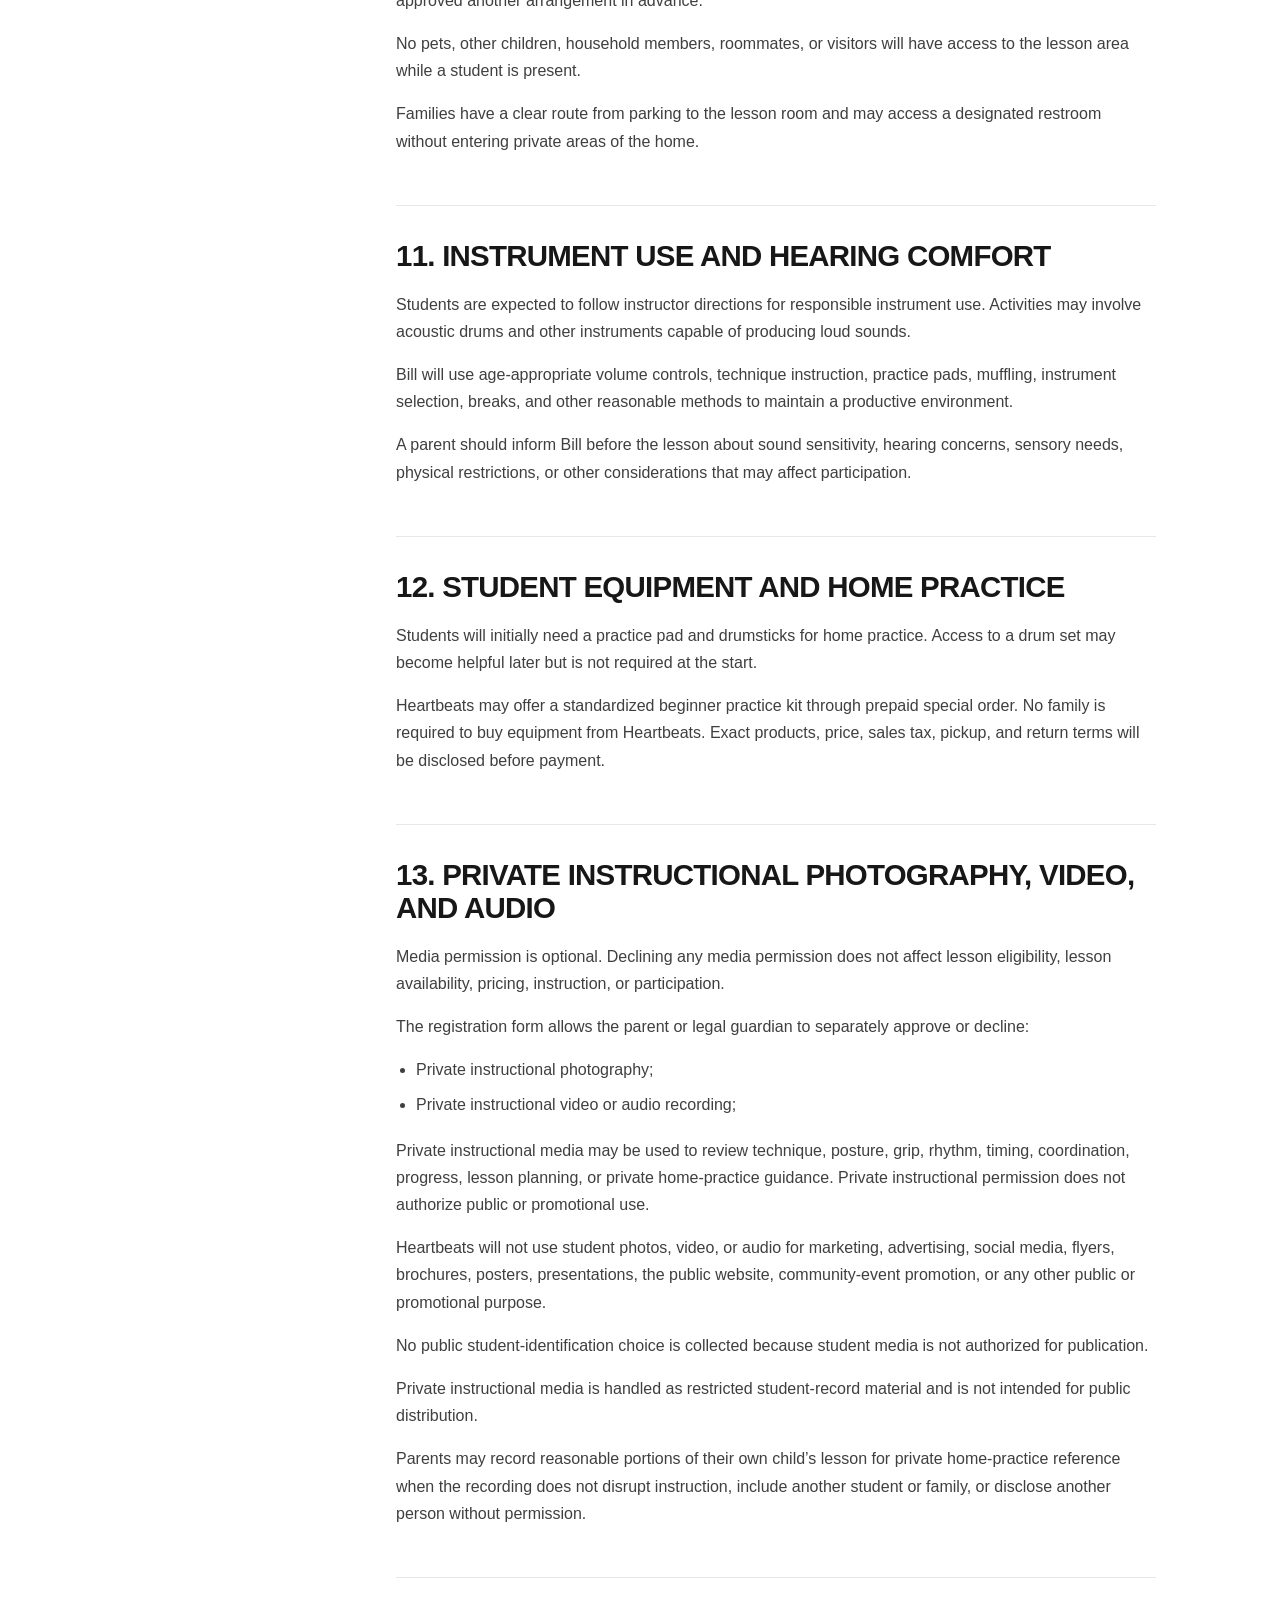
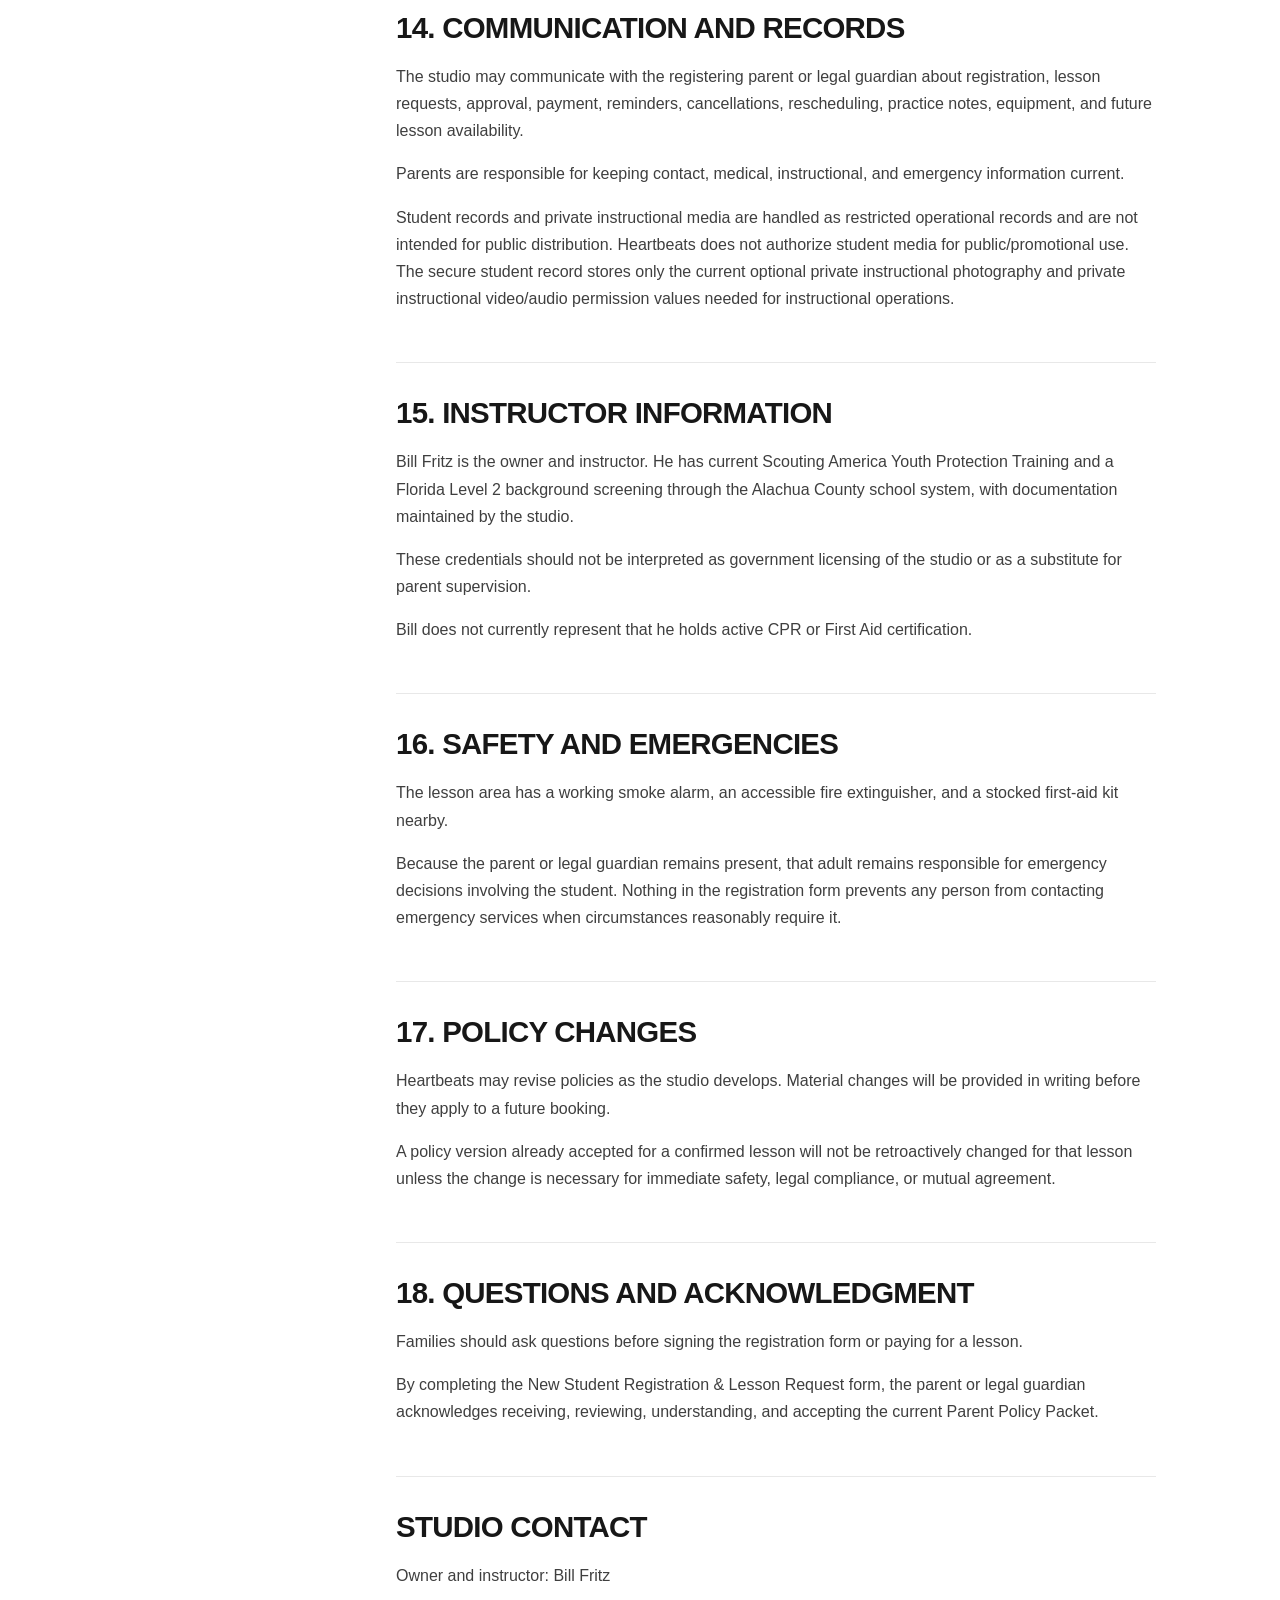
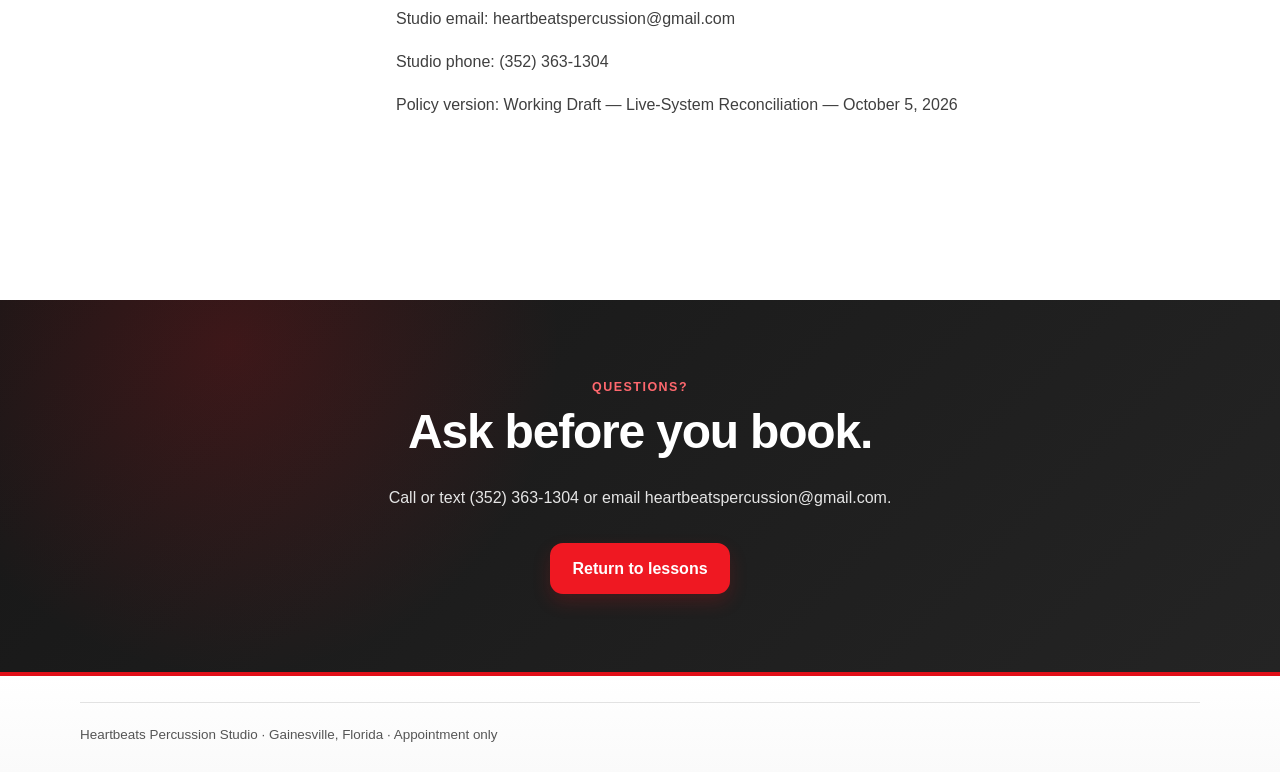
<file: parent-policy.html>
<!doctype html>
<html lang="en">
<head>
  <meta charset="utf-8">
  <meta name="viewport" content="width=device-width, initial-scale=1">
  <title>Parent Policy | Heartbeats Percussion Studio</title>
  <meta name="description" content="Parent policies for Heartbeats Percussion Studio private beginner percussion lessons in Gainesville, Florida.">
  <meta name="robots" content="noindex,nofollow" id="robots-meta">
  <meta name="theme-color" content="#e10f18">
  <meta property="og:type" content="website">
  <meta property="og:site_name" content="Heartbeats Percussion Studio">
  <meta property="og:title" content="Parent Policy | Heartbeats Percussion Studio">
  <meta property="og:description" content="Parent policies for Heartbeats Percussion Studio private beginner percussion lessons.">
  <meta property="og:url" content="https://djbillfritz-gif.github.io/heartbeats-percussion-studio/parent-policy.html" id="og-url">
  <meta property="og:image" content="https://djbillfritz-gif.github.io/heartbeats-percussion-studio/assets/brand/heartbeats-social-preview.png" id="og-image">
  <meta name="twitter:card" content="summary_large_image">
  <meta name="twitter:title" content="Parent Policy | Heartbeats Percussion Studio">
  <meta name="twitter:description" content="Parent policies for Heartbeats Percussion Studio private beginner percussion lessons.">
  <meta name="twitter:image" content="https://djbillfritz-gif.github.io/heartbeats-percussion-studio/assets/brand/heartbeats-social-preview.png" id="twitter-image">
  <link rel="canonical" href="https://djbillfritz-gif.github.io/heartbeats-percussion-studio/parent-policy.html" id="canonical-link">
  <link rel="icon" href="assets/brand/heartbeats-emblem.svg" type="image/svg+xml">
  <link rel="apple-touch-icon" href="assets/brand/heartbeats-icon-192.png">
  <link rel="manifest" href="manifest.webmanifest">
  <link rel="stylesheet" href="styles.css">
</head>
<body class="policy-page">
  <a class="skip-link" href="#policy-content">Skip to policy</a>
  <header class="site-header policy-header">
    <div class="nav-shell">
      <a class="brand" href="index.html" aria-label="Heartbeats Percussion Studio home">
        <img src="assets/brand/heartbeats-logo-horizontal.svg" alt="Heartbeats Percussion Studio">
      </a>
      <a class="button secondary policy-home-link" href="index.html">Back to lessons</a>
    </div>
  </header>

  <main id="policy-content">
    <section class="policy-hero">
      <div class="page-width narrow">
        <p class="eyebrow">Parent information</p>
        <h1>Parent Policy</h1>
        <p class="policy-lead">Clear expectations for scheduling, payment, supervision, illness, privacy, and the home-studio lesson experience.</p>
        <div class="policy-callout">
          <strong>Before requesting a first lesson</strong>
          <span>Please review the full policy below. The New Student Registration &amp; Lesson Request form includes acknowledgment of the current policy.</span>
        </div>
      </div>
    </section>

    <section class="section policy-layout-section">
      <div class="page-width policy-layout">
        <aside class="policy-toc" aria-label="Policy sections">
          <p class="eyebrow">On this page</p>
          <nav><a href="#welcome">WELCOME</a><a href="#section-lesson-offer-and-pricing">1. LESSON OFFER AND PRICING</a><a href="#section-eligibility-and-lesson-format">2. ELIGIBILITY AND LESSON FORMAT</a><a href="#section-registration-and-booking">3. REGISTRATION AND BOOKING</a><a href="#section-scheduling">4. SCHEDULING</a><a href="#section-payment">5. PAYMENT</a><a href="#section-cancellations-and-rescheduling">6. CANCELLATIONS AND RESCHEDULING</a><a href="#section-late-arrivals">7. LATE ARRIVALS</a><a href="#section-illness">8. ILLNESS</a><a href="#section-parent-or-guardian-presence">9. PARENT OR GUARDIAN PRESENCE</a><a href="#section-home-studio-arrival-and-access">10. HOME-STUDIO ARRIVAL AND ACCESS</a><a href="#section-instrument-use-and-hearing-comfort">11. INSTRUMENT USE AND HEARING COMFORT</a><a href="#section-student-equipment-and-home-practice">12. STUDENT EQUIPMENT AND HOME PRACTICE</a><a href="#section-private-instructional-photography-video-and-audio">13. PRIVATE INSTRUCTIONAL PHOTOGRAPHY, VIDEO, AND AUDIO</a><a href="#section-communication-and-records">14. COMMUNICATION AND RECORDS</a><a href="#section-instructor-information">15. INSTRUCTOR INFORMATION</a><a href="#section-safety-and-emergencies">16. SAFETY AND EMERGENCIES</a><a href="#section-policy-changes">17. POLICY CHANGES</a><a href="#section-questions-and-acknowledgment">18. QUESTIONS AND ACKNOWLEDGMENT</a><a href="#studio-contact">STUDIO CONTACT</a></nav>
        </aside>
        <article class="policy-content">
          <section class="policy-section" id="welcome"><h2>WELCOME</h2><p>Heartbeats Percussion Studio provides individualized beginner percussion instruction for children ages 5 through 10. Lessons are taught by Bill Fritz in a structured home-studio environment. A parent or legal guardian remains present throughout every lesson.</p><p>This packet explains the studio’s launch policies in plain language. Completing the registration form confirms that the parent or legal guardian has reviewed and accepted these policies.</p></section><section class="policy-section" id="section-lesson-offer-and-pricing"><h2>1. LESSON OFFER AND PRICING</h2><p>New students complete one-time registration and their first lesson request together in the New Student Registration &amp; Lesson Request form. Standard lesson choices and pricing apply from the first appointment onward: $30 for 30 minutes, $45 for 45 minutes, or $60 for 60 minutes.</p><p>Registered students may request any of these pay-per-lesson options:</p><ul class="policy-list"><li>30-minute lesson — $30</li><li>45-minute lesson — $45</li><li>60-minute lesson — $60</li></ul><p>Each lesson is paid separately. There is no subscription or lesson bundle. Families may request one lesson at a time or a recurring weekly time. Pricing applies per student and per lesson. Each sibling registers separately, has a separate student record, and has separate lesson requests and payment records. Sibling lessons may be scheduled back-to-back for convenience.</p></section><section class="policy-section" id="section-eligibility-and-lesson-format"><h2>2. ELIGIBILITY AND LESSON FORMAT</h2><p>Public enrollment is initially limited to children ages 5 through 10.</p><p>Lessons are normally one student at a time. Instruction may include practice pad, drum set, keyboard, drumsticks, rhythm exercises, and hand percussion. Activities are adapted to the student’s age, attention, coordination, experience, and instructional needs.</p><p>Heartbeats provides music instruction. It does not provide childcare, therapy, medical treatment, behavioral-health treatment, or special-education services.</p></section><section class="policy-section" id="section-registration-and-booking"><h2>3. REGISTRATION AND BOOKING</h2><p>A parent or legal guardian completes the New Student Registration &amp; Lesson Request form for each new student. The registration portion remains on file and needs to be updated only when information changes.</p><p>The same new-student submission includes the first lesson request. A request is not a confirmed appointment. Bill reviews the student information, requested lesson length, and preferred time, and normally responds within a few hours during business days.</p><p>After Bill approves the requested lesson length and an available time, Square sends the applicable $30 / $45 / $60 payment request; the appointment is confirmed after payment is received.</p><p>The home lesson address is not posted publicly. For a new family, it is provided privately only after registration is verified, payment for the approved lesson is received, and Bill confirms the appointment.</p></section><section class="policy-section" id="section-scheduling"><h2>4. SCHEDULING</h2><p>Regular teaching hours are weekdays between 11:00 AM and 5:00 PM. On Wednesdays, lessons begin no earlier than 12:30 PM.</p><p>Families may request lessons up to 30 days in advance. Recurring weekly students may reserve beyond the 30-day window.</p><p>A lesson may be requested as little as one hour before the desired start time. Requests made less than three hours in advance are considered short-notice requests and remain subject to instructor availability. Every short-notice lesson still requires Bill&#039;s approval and the applicable payment before confirmation.</p><p>Lessons may be scheduled back-to-back. Arrivals should be timed so only one family is entering or leaving the lesson area at a time.</p></section><section class="policy-section" id="section-payment"><h2>5. PAYMENT</h2><p>Every lesson is paid individually through Square after the lesson length/time is approved and before that lesson is confirmed. Standard rates are $30 / $45 / $60 for 30 / 45 / 60 minutes. Automatic recurring billing is not enabled.</p><p>Accepted payment methods may include card, cash, Cash App, Venmo, and Zelle. Personal checks are not accepted.</p><p>Square serves as the studio’s appointment and payment record. Cash and other off-platform payments are still entered into Square so appointments, credits, refunds, and payments are consistently documented.</p></section><section class="policy-section" id="section-cancellations-and-rescheduling"><h2>6. CANCELLATIONS AND RESCHEDULING</h2><p>For any paid appointment, the first solution for a family cancellation is to move the appointment to another available date and time.</p><p>When rescheduling is not possible:</p><p>The reschedule-first paid-lesson cancellation policy applies consistently to every lesson.</p><p>For any paid continuing lesson, any credit or refund is handled under the paid-lesson cancellation policy and recorded in Square.</p><p>For paid lessons, families may request a reschedule and Heartbeats will make a reasonable effort to move the lesson to another available time. If a paid lesson cannot reasonably be rescheduled, $15 of that lesson payment is retained as a future student credit and the remaining paid balance is refunded when reasonably possible. A no-show without notice normally forfeits the lesson payment. If Heartbeats cancels, the family may transfer the full payment to another available lesson or receive a full refund.</p><p>Credits are assigned to the individual student and are recorded in Square. Credits are not redeemable for cash.</p><p>If Bill cancels a lesson, the family may choose either:</p><ul class="policy-list"><li>Transfer of the full payment to another available lesson date and time; or</li><li>A full refund to the original payment method.</li></ul></section><section class="policy-section" id="section-late-arrivals"><h2>7. LATE ARRIVALS</h2><p>A late arrival does not extend the lesson. The appointment ends at the originally scheduled time so later appointments remain on schedule.</p><p>The scheduled lesson credit or applicable charge still applies when the family arrives late.</p></section><section class="policy-section" id="section-illness"><h2>8. ILLNESS</h2><p>Students and accompanying adults must reschedule when they have:</p><ul class="policy-list"><li>Fever;</li><li>Repeated vomiting;</li><li>Significant diarrhea; or</li><li>Symptoms severe enough to prevent normal participation.</li></ul><p>A student or accompanying adult may return when respiratory symptoms have been improving overall for at least 24 hours and the person has been fever-free for at least 24 hours without fever-reducing medication.</p><p>After vomiting or diarrhea, the person should be symptom-free for at least 24 hours before returning.</p><p>Illness-related cancellations follow the normal rescheduling-first cancellation policy.</p></section><section class="policy-section" id="section-parent-or-guardian-presence"><h2>9. PARENT OR GUARDIAN PRESENCE</h2><p>A parent or legal guardian must remain on the premises for the entire lesson and stay in the same room as the student and instructor.</p><p>Drop-off lessons are not offered. The accompanying adult remains responsible for the child during the visit, including restroom needs, personal care, medication, and emergency decisions.</p></section><section class="policy-section" id="section-home-studio-arrival-and-access"><h2>10. HOME-STUDIO ARRIVAL AND ACCESS</h2><p>Lessons are by appointment only. The studio does not accept walk-ins.</p><p>There is no outdoor waiting area and no exterior business signage. Families should arrive close to the scheduled time and follow the parking and arrival directions provided with the confirmed appointment.</p><p>Only the registered student and the accompanying parent or legal guardian should attend unless Bill has approved another arrangement in advance.</p><p>No pets, other children, household members, roommates, or visitors will have access to the lesson area while a student is present.</p><p>Families have a clear route from parking to the lesson room and may access a designated restroom without entering private areas of the home.</p></section><section class="policy-section" id="section-instrument-use-and-hearing-comfort"><h2>11. INSTRUMENT USE AND HEARING COMFORT</h2><p>Students are expected to follow instructor directions for responsible instrument use. Activities may involve acoustic drums and other instruments capable of producing loud sounds.</p><p>Bill will use age-appropriate volume controls, technique instruction, practice pads, muffling, instrument selection, breaks, and other reasonable methods to maintain a productive environment.</p><p>A parent should inform Bill before the lesson about sound sensitivity, hearing concerns, sensory needs, physical restrictions, or other considerations that may affect participation.</p></section><section class="policy-section" id="section-student-equipment-and-home-practice"><h2>12. STUDENT EQUIPMENT AND HOME PRACTICE</h2><p>Students will initially need a practice pad and drumsticks for home practice. Access to a drum set may become helpful later but is not required at the start.</p><p>Heartbeats may offer a standardized beginner practice kit through prepaid special order. No family is required to buy equipment from Heartbeats. Exact products, price, sales tax, pickup, and return terms will be disclosed before payment.</p></section><section class="policy-section" id="section-private-instructional-photography-video-and-audio"><h2>13. PRIVATE INSTRUCTIONAL PHOTOGRAPHY, VIDEO, AND AUDIO</h2><p>Media permission is optional. Declining any media permission does not affect lesson eligibility, lesson availability, pricing, instruction, or participation.</p><p>The registration form allows the parent or legal guardian to separately approve or decline:</p><ul class="policy-list"><li>Private instructional photography;</li><li>Private instructional video or audio recording;</li></ul><p>Private instructional media may be used to review technique, posture, grip, rhythm, timing, coordination, progress, lesson planning, or private home-practice guidance. Private instructional permission does not authorize public or promotional use.</p><p>Heartbeats will not use student photos, video, or audio for marketing, advertising, social media, flyers, brochures, posters, presentations, the public website, community-event promotion, or any other public or promotional purpose.</p><p>No public student-identification choice is collected because student media is not authorized for publication.</p><p>Private instructional media is handled as restricted student-record material and is not intended for public distribution.</p><p>Parents may record reasonable portions of their own child’s lesson for private home-practice reference when the recording does not disrupt instruction, include another student or family, or disclose another person without permission.</p></section><section class="policy-section" id="section-communication-and-records"><h2>14. COMMUNICATION AND RECORDS</h2><p>The studio may communicate with the registering parent or legal guardian about registration, lesson requests, approval, payment, reminders, cancellations, rescheduling, practice notes, equipment, and future lesson availability.</p><p>Parents are responsible for keeping contact, medical, instructional, and emergency information current.</p><p>Student records and private instructional media are handled as restricted operational records and are not intended for public distribution. Heartbeats does not authorize student media for public/promotional use. The secure student record stores only the current optional private instructional photography and private instructional video/audio permission values needed for instructional operations.</p></section><section class="policy-section" id="section-instructor-information"><h2>15. INSTRUCTOR INFORMATION</h2><p>Bill Fritz is the owner and instructor. He has current Scouting America Youth Protection Training and a Florida Level 2 background screening through the Alachua County school system, with documentation maintained by the studio.</p><p>These credentials should not be interpreted as government licensing of the studio or as a substitute for parent supervision.</p><p>Bill does not currently represent that he holds active CPR or First Aid certification.</p></section><section class="policy-section" id="section-safety-and-emergencies"><h2>16. SAFETY AND EMERGENCIES</h2><p>The lesson area has a working smoke alarm, an accessible fire extinguisher, and a stocked first-aid kit nearby.</p><p>Because the parent or legal guardian remains present, that adult remains responsible for emergency decisions involving the student. Nothing in the registration form prevents any person from contacting emergency services when circumstances reasonably require it.</p></section><section class="policy-section" id="section-policy-changes"><h2>17. POLICY CHANGES</h2><p>Heartbeats may revise policies as the studio develops. Material changes will be provided in writing before they apply to a future booking.</p><p>A policy version already accepted for a confirmed lesson will not be retroactively changed for that lesson unless the change is necessary for immediate safety, legal compliance, or mutual agreement.</p></section><section class="policy-section" id="section-questions-and-acknowledgment"><h2>18. QUESTIONS AND ACKNOWLEDGMENT</h2><p>Families should ask questions before signing the registration form or paying for a lesson.</p><p>By completing the New Student Registration &amp; Lesson Request form, the parent or legal guardian acknowledges receiving, reviewing, understanding, and accepting the current Parent Policy Packet.</p></section><section class="policy-section" id="studio-contact"><h2>STUDIO CONTACT</h2><p>Owner and instructor: Bill Fritz</p><p>Studio email: heartbeatspercussion@gmail.com</p><p>Studio phone: (352) 363-1304</p><p>Policy version: Working Draft — Live-System Reconciliation — October 5, 2026</p></section>
        </article>
      </div>
    </section>

    <section class="final-cta policy-cta">
      <div class="page-width narrow center">
        <p class="eyebrow">Questions?</p>
        <h2>Ask before you book.</h2>
        <p>Call or text (352) 363-1304 or email heartbeatspercussion@gmail.com.</p>
        <a class="button primary" href="index.html#lessons">Return to lessons</a>
      </div>
    </section>
  </main>

  <footer class="site-footer policy-footer">
    <div class="page-width footer-bottom">
      <p>Heartbeats Percussion Studio · Gainesville, Florida · Appointment only</p>
    </div>
  </footer>

  <script src="site-config.js"></script>
  <script>
    (() => {
      const cfg = window.HEARTBEATS_SITE || {};
      const launchReady = cfg.launchReady === true;
      const robots = document.getElementById("robots-meta");
      if (robots) robots.content = launchReady ? "index,follow" : "noindex,nofollow";
      if (!launchReady || !cfg.publicBaseUrl) return;
      const base = String(cfg.publicBaseUrl).endsWith("/") ? String(cfg.publicBaseUrl) : String(cfg.publicBaseUrl) + "/";
      const url = new URL("parent-policy.html", base).href;
      const image = new URL("assets/brand/heartbeats-social-preview.png", base).href;
      document.getElementById("canonical-link").href = url;
      document.getElementById("og-url").content = url;
      document.getElementById("og-image").content = image;
      document.getElementById("twitter-image").content = image;
    })();
  </script>
</body>
</html>
</file>
<file: styles.css>
:root {
  --cream: #ffffff;
  --cream-deep: #f5f5f5;
  --paper: #ffffff;
  --ink: #111111;
  --muted: #5b5b5b;
  --brand-red: #e10f18;
  --brand-red-dark: #b80c14;
  --brand-red-soft: #fde8ea;
  --line: #dddddd;
  --shadow: 0 14px 36px rgba(0,0,0,.09);
  --radius: 18px;
  --max: 1120px;
}

* { box-sizing: border-box; }
html { scroll-behavior: smooth; scroll-padding-top: 88px; }
body {
  margin: 0;
  color: var(--ink);
  background: var(--cream);
  font-family: "Segoe UI", Tahoma, Arial, sans-serif;
  line-height: 1.58;
  overflow-x: hidden;
}
h1, h2, h3, h4 {
  margin: 0 0 .55em;
  font-family: "Trebuchet MS", "Segoe UI", sans-serif;
  line-height: 1.12;
}
h1 { font-size: clamp(2.55rem, 6vw, 4.8rem); letter-spacing: -.035em; }
h2 { font-size: clamp(2rem, 4vw, 3rem); letter-spacing: -.025em; }
h3 { font-size: clamp(1.35rem, 2.5vw, 1.8rem); }
h4 { font-size: 1.15rem; }
p { margin: 0 0 1rem; }
a { color: inherit; }
button, a { -webkit-tap-highlight-color: transparent; }
button { font: inherit; }

.page-width { width: min(calc(100% - 32px), var(--max)); margin-inline: auto; }
.narrow { max-width: 860px; }
.center { text-align: center; }
.section { padding: 76px 0; }
.section-soft { background: #f7f7f7; border-block: 1px solid var(--line); }
.section-intro { max-width: 760px; font-size: 1.12rem; color: #444444; }
.eyebrow {
  margin-bottom: .45rem;
  color: var(--brand-red);
  font-size: .78rem;
  font-weight: 800;
  letter-spacing: .12em;
  text-transform: uppercase;
}
.staging-banner {
  padding: 8px 16px;
  background: var(--ink);
  color: #fff;
  text-align: center;
  font-size: .78rem;
  font-weight: 800;
  letter-spacing: .03em;
}
.site-header {
  position: sticky;
  top: 0;
  z-index: 50;
  border-bottom: 1px solid var(--line);
  background: rgba(255,255,255,.97);
  backdrop-filter: blur(12px);
}
.nav-shell {
  width: min(calc(100% - 32px), var(--max));
  min-height: 68px;
  margin-inline: auto;
  display: flex;
  align-items: center;
  justify-content: space-between;
  gap: 24px;
}
.brand { display: inline-flex; align-items: center; gap: 9px; text-decoration: none; font-weight: 850; }
.desktop-nav { display: flex; align-items: center; gap: 2px; }
.desktop-nav a,
.mobile-nav a {
  min-height: 44px;
  display: inline-flex;
  align-items: center;
  padding: 0 12px;
  border-radius: 10px;
  text-decoration: none;
  font-size: .91rem;
  font-weight: 650;
  color: #333333;
}
.desktop-nav a:hover,
.mobile-nav a:hover { background: var(--cream-deep); color: var(--ink); }
.menu-button {
  width: 46px;
  height: 46px;
  border: 1px solid var(--line);
  border-radius: 12px;
  background: var(--paper);
  display: none;
  align-items: center;
  justify-content: center;
  flex-direction: column;
  gap: 5px;
  cursor: pointer;
}
.menu-button span { width: 21px; height: 2px; background: var(--ink); border-radius: 2px; }
.mobile-nav { border-top: 1px solid var(--line); padding: 8px 16px 14px; background: var(--cream); }
.mobile-nav a { display: flex; width: 100%; }
.hero {
  border-bottom: 1px solid var(--line);
  background:
    radial-gradient(circle at 85% 25%, rgba(225,15,24,.08), transparent 28%),
    linear-gradient(135deg, #ffffff 0%, #fff3f4 56%, #f7f7f7 100%);
}
.hero-grid {
  min-height: 520px;
  padding-block: 60px;
  display: grid;
  grid-template-columns: 1.08fr .92fr;
  align-items: center;
  gap: 44px;
}
.tagline { color: var(--brand-red); font: 800 clamp(1.2rem,2vw,1.55rem) "Trebuchet MS", sans-serif; }
.hero-lead { font-size: 1.2rem; font-weight: 650; }
.hero-copy > p:not(.eyebrow):not(.tagline):not(.staging-note):not(.microcopy) { max-width: 620px; }
.hero-actions { display: flex; gap: 12px; flex-wrap: wrap; margin: 28px 0 18px; }
.microcopy { color: var(--brand-red-dark); font-size: .92rem; }
.staging-note { color: var(--brand-red); font-size: .9rem; font-weight: 750; }
.button {
  min-height: 48px;
  display: inline-flex;
  align-items: center;
  justify-content: center;
  padding: 11px 20px;
  border: 2px solid transparent;
  border-radius: 12px;
  text-decoration: none;
  font-weight: 800;
  cursor: pointer;
  transition: transform .15s ease, background .15s ease, border-color .15s ease;
}
.button:hover { transform: translateY(-1px); }
.button.primary { background: var(--brand-red); color: #ffffff; border-color: #c70c14; }
.button.primary:hover { background: #c70c14; }
.button.secondary { background: var(--paper); color: var(--ink); border-color: var(--brand-red); }
.button.secondary:hover { background: #fff3f4; }

.trust-strip { background: var(--paper); border-bottom: 1px solid var(--line); }
.trust-grid {
  min-height: 62px;
  display: grid;
  grid-template-columns: repeat(4, 1fr);
  align-items: center;
  gap: 14px;
  font-size: .88rem;
  font-weight: 750;
  color: #333333;
}
.trust-grid span { position: relative; padding-left: 18px; }
.trust-grid span::before { content: "•"; position: absolute; left: 1px; color: var(--brand-red); }

.intro-grid,
.library-grid,
.about-grid {
  display: grid;
  grid-template-columns: 1fr 1fr;
  gap: 42px;
  align-items: start;
  margin-top: 34px;
}
.feature-card,
.price-card,
.about-card {
  background: var(--paper);
  border: 1px solid var(--line);
  border-radius: var(--radius);
  box-shadow: var(--shadow);
}
.feature-card { padding: 28px; }
.about-card { padding: 30px; }
.about-card p:last-child { margin-bottom: 0; }
.intro-card { background: linear-gradient(145deg, #fff7f8, #ffffff); }
.pill {
  display: inline-block;
  margin-bottom: 12px;
  padding: 5px 10px;
  border-radius: 999px;
  background: var(--brand-red-soft);
  color: #9f0910;
  font-size: .75rem;
  font-weight: 850;
  text-transform: uppercase;
  letter-spacing: .06em;
}
.price { color: var(--brand-red-dark); font-size: 1rem; }
.price strong { font: 850 2.25rem "Trebuchet MS", sans-serif; }
.privacy-note {
  margin: 18px 0 0;
  padding: 13px 14px;
  border-radius: 12px;
  background: #fff2f3;
  color: var(--brand-red-dark);
  font-size: .9rem;
}
.check-list { margin: 18px 0 24px; padding: 0; list-style: none; }
.check-list li { position: relative; margin: 11px 0; padding-left: 28px; }
.check-list li::before { content: "✓"; position: absolute; left: 0; color: var(--brand-red); font-weight: 900; }
.pricing-block { margin-top: 54px; }
.pricing-grid { display: grid; grid-template-columns: repeat(3, 1fr); gap: 18px; }
.price-card { padding: 24px; }
.price-card p:last-child { margin-bottom: 0; color: var(--muted); }
.pricing-note { max-width: 920px; margin: 24px auto 0; color: var(--muted); font-size: .94rem; }
.library-grid { grid-template-columns: 1.25fr .75fr; align-items: center; }
.library-card { background: linear-gradient(150deg, #ffffff, #fff2f3); }
.library-icon { font-size: 2.7rem; color: var(--brand-red); line-height: 1; margin-bottom: 12px; }
.library-card .button { width: 100%; margin-top: 12px; }

.steps { margin: 34px 0 0; padding: 0; list-style: none; display: grid; gap: 14px; }
.steps li {
  display: grid;
  grid-template-columns: 50px 1fr;
  gap: 16px;
  padding: 20px;
  background: var(--paper);
  border: 1px solid var(--line);
  border-radius: 15px;
}
.steps li > span {
  width: 46px;
  height: 46px;
  display: grid;
  place-items: center;
  border-radius: 50%;
  background: var(--brand-red);
  color: #ffffff;
  font-size: 1.1rem;
  font-weight: 900;
}
.steps h3 { margin-bottom: 5px; font-size: 1.12rem; }
.steps p { margin: 0; color: var(--muted); }
.important-note { margin-top: 20px; padding: 18px 20px; border: 2px solid var(--brand-red); border-radius: 14px; background: #fff8f8; }
.important-note strong, .important-note span { display: block; }
.important-note span { margin-top: 4px; color: #555555; }
.faq-stack { margin-top: 30px; display: grid; gap: 10px; }
details {
  background: var(--paper);
  border: 1px solid var(--line);
  border-radius: 14px;
  overflow: clip;
}
summary {
  min-height: 54px;
  display: flex;
  align-items: center;
  padding: 14px 18px;
  cursor: pointer;
  font-weight: 800;
  list-style: none;
}
summary::-webkit-details-marker { display: none; }
summary::after { content: "+"; margin-left: auto; color: var(--brand-red); font-size: 1.35rem; }
details[open] summary::after { content: "−"; }
.details-body { padding: 0 18px 18px; color: var(--muted); }
.details-body p:last-child { margin-bottom: 0; }

.final-cta { padding: 78px 0; background: linear-gradient(135deg, #ffffff, #ffe9eb); border-top: 1px solid var(--line); }
.final-cta .button { margin-top: 16px; }
.final-cta .privacy-note { max-width: 660px; margin: 24px auto 0; text-align: left; }

.site-footer { background: #ffffff; color: #111111; padding: 54px 0 26px; }
.footer-grid { display: grid; grid-template-columns: 1fr 1fr; gap: 48px; }
.site-footer h2 { font-size: 1.25rem; }
.site-footer p { color: #555555; }
.footer-link { min-height: 44px; display: inline-flex; align-items: center; color: #b80c14; font-weight: 750; }
.footer-bottom { margin-top: 30px; padding-top: 22px; border-top: 1px solid rgba(255,255,255,.16); font-size: .88rem; }
.footer-bottom p { margin: 0; }
#contact-live a { min-height: 44px; display: flex; align-items: center; color: #b80c14; }

.site-notice {
  position: fixed;
  z-index: 100;
  right: 20px;
  bottom: 20px;
  max-width: 380px;
  padding: 18px 48px 18px 18px;
  border: 1px solid #e10f18;
  border-radius: 14px;
  background: #ffffff;
  box-shadow: var(--shadow);
  color: var(--ink);
}
.site-notice p { margin: 0; }
.site-notice button {
  position: absolute;
  top: 8px;
  right: 8px;
  width: 36px;
  height: 36px;
  border: 0;
  background: transparent;
  color: var(--ink);
  font-size: 1.5rem;
  cursor: pointer;
}

:focus-visible { outline: 3px solid #e10f18; outline-offset: 3px; }
@media (max-width: 840px) {
  .desktop-nav { display: none; }
  .menu-button { display: flex; }
  .hero-grid { min-height: auto; grid-template-columns: 1fr; padding-block: 58px; gap: 38px; }
  .trust-grid { grid-template-columns: 1fr 1fr; padding-block: 16px; }
  .intro-grid, .library-grid, .about-grid { grid-template-columns: 1fr; gap: 28px; }
  .pricing-grid { grid-template-columns: 1fr; }
  .footer-grid { grid-template-columns: 1fr; gap: 28px; }
}

@media (max-width: 520px) {
  html { scroll-padding-top: 72px; }
  .page-width { width: min(calc(100% - 24px), var(--max)); }
  .section { padding: 58px 0; }
  .hero-grid { padding-block: 46px; }
  .hero-actions { flex-direction: column; }
  .hero-actions .button { width: 100%; }
  .trust-grid { grid-template-columns: 1fr; gap: 7px; }
  .feature-card, .about-card { padding: 22px; }
  .steps li { grid-template-columns: 42px 1fr; padding: 17px; gap: 12px; }
  .steps li > span { width: 40px; height: 40px; }
  .site-notice { left: 12px; right: 12px; bottom: 12px; max-width: none; }
}

@media (prefers-reduced-motion: reduce) {
  html { scroll-behavior: auto; }
  *, *::before, *::after { scroll-behavior: auto !important; transition-duration: .001ms !important; animation-duration: .001ms !important; }
}
/* Final accessibility override: keep the notice close control touch-friendly. */
.site-notice button { width: 44px; height: 44px; }
/* Brand is also an interactive navigation target. */
.brand { min-height: 44px; }

/* === OFFICIAL HEARTBEATS LOGO SYSTEM — 2026-09-23 === */
:root {
  --cream: #ffffff;
  --cream-deep: #f5f5f5;
  --paper: #ffffff;
  --ink: #111111;
  --muted: #5b5b5b;
  --brand-red: #e10f18;
  --brand-red-dark: #b80c14;
  --brand-red-soft: #fde8ea;
  --line: #dddddd;
  --shadow: 0 14px 36px rgba(0,0,0,.09);
}
body { background: #fff; color: var(--ink); }
.section-soft { background: #f7f7f7; }
.site-header { background: rgba(255,255,255,.97); }
.brand { min-height: 52px; flex: 0 0 auto; }
.brand img { display: block; width: 215px; height: 50px; object-fit: contain; object-position: left center; }
.desktop-nav a, .mobile-nav a { color: #333; }
.desktop-nav a:hover, .mobile-nav a:hover { background: #f5f5f5; color: #111; }

.hero {
  background: linear-gradient(135deg, #ffffff 0%, #f8f8f8 62%, #fff0f1 100%);
}
.tagline, .eyebrow, .microcopy, .staging-note { color: var(--brand-red-dark); }
.button.primary { background: #e10f18; color: #fff; border-color: #c70c14; }
.button.primary:hover { background: #c70c14; }
.button.secondary { background: #fff; color: #111; border-color: #e10f18; }
.button.secondary:hover { background: #fff3f4; }
.hero-brand-panel {
  min-height: 360px;
  display: grid;
  place-items: center;
  align-content: center;
  gap: 8px;
  padding: 34px;
  border: 1px solid #dedede;
  border-radius: 30px;
  background: #fff;
  box-shadow: var(--shadow);
}
.hero-brand-panel img { width: min(100%, 520px); height: auto; display: block; }
.hero-brand-panel p { margin: 0; color: #555; font-size: .95rem; font-weight: 700; letter-spacing: .04em; }

.trust-grid { color: #333; }
.trust-grid span::before { color: #e10f18; }
.intro-card { background: linear-gradient(145deg, #fff7f8, #ffffff); }
.pill { background: #fde8ea; color: #9f0910; }
.price { color: #b80c14; }
.privacy-note { background: #fff2f3; color: #8f0a10; }
.check-list li::before { color: #e10f18; }
.library-card { background: linear-gradient(150deg, #ffffff, #fff2f3); }
.library-emblem { display: block; width: 118px; height: auto; margin: 0 0 14px; }
.steps li > span { background: #e10f18; color: #fff; }
.important-note { border-color: #e10f18; background: #fff8f8; }
summary::after { color: #e10f18; }
.final-cta { background: linear-gradient(135deg, #ffffff, #ffe9eb); }
.site-footer { background: #fff; color: #111; border-top: 4px solid #e10f18; }
.site-footer p { color: #555; }
.footer-link, #contact-live a { color: #b80c14; }
.footer-bottom { border-top-color: #ddd; }
.footer-logo { display: block; width: min(320px, 100%); height: auto; margin-bottom: 18px; }
.site-notice { border-color: #e10f18; background: #fff; }
:focus-visible { outline-color: #e10f18; }

@media (max-width: 840px) {
  .brand img { width: 190px; height: 46px; }
  .hero-brand-panel { min-height: 300px; }
}
@media (max-width: 520px) {
  .brand img { width: 165px; height: 42px; }
  .hero-grid { padding-block: 34px; gap: 28px; }
  .hero-brand-panel { order: 0; min-height: auto; padding: 20px 18px; border-radius: 18px; margin-top: 4px; }
  .hero-brand-panel img { width: min(72%, 260px); }
  .hero-brand-panel p { font-size: .8rem; }
}


/* Keep staging-only and inactive controls out of layout and keyboard order. */
[hidden]{display:none!important}


/* === WEBSITE LAUNCH POLISH — MOBILE FIT + VISUAL RHYTHM — 2026-10-08 === */
html, body { width: 100%; max-width: 100%; }
.page-width,
.nav-shell,
.hero-grid,
.hero-copy,
.hero-brand-panel,
.intro-grid,
.library-grid,
.about-grid,
.lesson-copy,
.pricing-grid,
.trust-grid,
.footer-grid { min-width: 0; }
.hero-copy,
.hero-copy > *,
.feature-card,
.price-card,
.about-card,
.steps li > div,
.details-body { min-width: 0; }
h1, h2, h3, h4, p, li, summary { overflow-wrap: break-word; }
.hero-copy { max-width: 650px; }
.hero-copy > p { max-width: 60ch; }
.section-intro { line-height: 1.7; }
.price-card { transition: transform .18s ease, box-shadow .18s ease, border-color .18s ease; }
.price-card:hover { transform: translateY(-3px); box-shadow: 0 18px 40px rgba(0,0,0,.11); border-color: #cfcfcf; }
.desktop-nav a { white-space: nowrap; }
.trust-grid span { white-space: normal; }
.site-header, .staging-banner { max-width: 100vw; }

@media (max-width: 840px) {
  .hero-copy { max-width: none; }
  .hero-grid { overflow: hidden; }
  .hero-brand-panel { width: 100%; }
  .hero-brand-panel img { max-width: 100%; }
}

@media (max-width: 520px) {
  body { overflow-x: clip; }
  .staging-banner {
    padding: 7px 12px;
    font-size: .68rem;
    line-height: 1.35;
    letter-spacing: .02em;
  }
  .nav-shell { min-height: 62px; gap: 12px; }
  .brand { max-width: calc(100% - 58px); }
  .brand img { width: min(165px, 100%); height: auto; }
  h1 { font-size: clamp(2.35rem, 11.5vw, 3.15rem); line-height: 1.02; letter-spacing: -.04em; }
  h2 { font-size: clamp(1.9rem, 9vw, 2.45rem); line-height: 1.08; }
  h3 { font-size: clamp(1.25rem, 6.5vw, 1.55rem); }
  .eyebrow { font-size: .72rem; line-height: 1.35; }
  .tagline { font-size: 1.18rem; line-height: 1.35; }
  .hero-lead { font-size: 1.05rem; }
  .hero-copy p { line-height: 1.62; }
  .hero-actions { gap: 10px; margin-top: 24px; }
  .button { width: 100%; min-height: 52px; padding: 12px 16px; text-align: center; line-height: 1.25; }
  .hero-brand-panel { padding: 22px 16px; }
  .hero-brand-panel img { width: min(82%, 250px); }
  .trust-grid { padding-block: 14px; }
  .trust-grid span { padding-left: 16px; }
  .section-intro { font-size: 1rem; }
  .feature-card, .about-card, .price-card { border-radius: 16px; }
  .pricing-note { font-size: .88rem; line-height: 1.6; }
  .steps li { align-items: start; }
  .steps h3 { line-height: 1.25; }
  summary { padding: 15px 16px; line-height: 1.35; }
  .details-body { padding-inline: 16px; }
  .final-cta { padding: 62px 0; }
}


/* === WEBSITE LAUNCH POLISH — PREMIUM VISUAL SYSTEM — 2026-10-08 === */
:root {
  --surface: #ffffff;
  --surface-soft: #fafafa;
  --surface-warm: #fff7f7;
  --charcoal: #171717;
  --charcoal-soft: #242424;
  --shadow-soft: 0 10px 28px rgba(0,0,0,.07);
  --shadow-lift: 0 20px 46px rgba(0,0,0,.10);
}

body {
  background: var(--surface);
  color: var(--charcoal);
}

.site-header {
  box-shadow: 0 1px 0 rgba(0,0,0,.04);
}

.nav-shell { min-height: 72px; }
.brand img { width: 195px; height: 46px; }
.desktop-nav a {
  position: relative;
  font-weight: 700;
  color: #2a2a2a;
}
.desktop-nav a::after {
  content: "";
  position: absolute;
  left: 12px;
  right: 12px;
  bottom: 5px;
  height: 2px;
  border-radius: 999px;
  background: var(--brand-red);
  transform: scaleX(0);
  transform-origin: center;
  transition: transform .18s ease;
}
.desktop-nav a:hover::after,
.desktop-nav a:focus-visible::after { transform: scaleX(1); }

.hero {
  position: relative;
  overflow: hidden;
  background:
    radial-gradient(circle at 84% 24%, rgba(225,15,24,.10), transparent 26%),
    radial-gradient(circle at 68% 78%, rgba(225,15,24,.045), transparent 28%),
    linear-gradient(135deg, #ffffff 0%, #fbfbfb 58%, #fff3f4 100%);
}
.hero::after {
  content: "";
  position: absolute;
  width: 360px;
  height: 360px;
  right: -160px;
  bottom: -160px;
  border: 1px solid rgba(225,15,24,.08);
  border-radius: 50%;
  pointer-events: none;
}
.hero-grid { position: relative; z-index: 1; }
.hero-copy h1 { max-width: 11.5ch; }
.tagline {
  margin-top: .3rem;
  font-weight: 850;
  letter-spacing: -.01em;
}
.hero-lead { margin-top: 1.1rem; }
.hero-actions .button { min-width: 178px; }
.button {
  border-radius: 13px;
  box-shadow: none;
}
.button.primary {
  box-shadow: 0 8px 18px rgba(225,15,24,.18);
}
.button.primary:hover {
  box-shadow: 0 11px 22px rgba(225,15,24,.23);
}
.hero-brand-panel {
  border-color: #e2e2e2;
  box-shadow: 0 26px 60px rgba(0,0,0,.10);
  background:
    linear-gradient(#fff,#fff) padding-box,
    linear-gradient(135deg, rgba(225,15,24,.12), rgba(0,0,0,.03)) border-box;
}

.trust-strip {
  background: var(--charcoal);
  border-bottom: 0;
}
.trust-grid {
  color: #fff;
  min-height: 66px;
}
.trust-grid span {
  color: #f5f5f5;
  letter-spacing: .01em;
}
.trust-grid span::before { color: #ff3a43; }

.section { padding: 88px 0; }
.section-soft {
  background:
    linear-gradient(180deg, #fafafa 0%, #f6f6f6 100%);
  border-block-color: #e8e8e8;
}
.section > .page-width > h2,
.section .page-width > div > h2 {
  max-width: 760px;
}
.section-intro { color: #4b4b4b; }

.feature-card,
.price-card,
.about-card,
.steps li,
details {
  border-color: #e1e1e1;
  box-shadow: var(--shadow-soft);
}
.feature-card,
.price-card,
.about-card { overflow: hidden; }

.intro-card {
  position: relative;
  background:
    linear-gradient(145deg, #fff5f6 0%, #ffffff 54%);
}
.intro-card::before,
.about-card::before,
.price-card::before {
  content: "";
  display: block;
  height: 4px;
  margin: -28px -28px 24px;
  background: linear-gradient(90deg, var(--brand-red), #ff4a52);
}
.about-card::before { margin: -30px -30px 24px; }
.price-card::before { margin: -24px -24px 20px; }

.lesson-copy {
  padding: 8px 2px;
}
.check-list li {
  margin: 13px 0;
}
.check-list li::before {
  width: 20px;
  height: 20px;
  display: grid;
  place-items: center;
  top: .05em;
  border-radius: 50%;
  background: #fff0f1;
  font-size: .78rem;
}

.pricing-grid { gap: 20px; }
.price-card {
  position: relative;
  background: #fff;
}
.price-card h4 {
  margin-bottom: .2rem;
  font-size: 1.08rem;
  color: #2a2a2a;
}
.price strong {
  font-size: 2.55rem;
  letter-spacing: -.03em;
}
.pricing-note {
  text-align: center;
  max-width: 860px;
}

.steps li {
  box-shadow: none;
  background: #fff;
}
.steps li:hover { border-color: #d4d4d4; }
.steps li > span {
  box-shadow: 0 8px 16px rgba(225,15,24,.16);
}

details {
  transition: border-color .18s ease, box-shadow .18s ease;
}
details[open] {
  border-color: rgba(225,15,24,.45);
  box-shadow: 0 12px 30px rgba(0,0,0,.07);
}
details[open] summary {
  color: var(--brand-red-dark);
  background: #fff8f8;
}
summary {
  font-size: 1rem;
}
summary::after { font-weight: 400; }

.final-cta {
  position: relative;
  overflow: hidden;
  background:
    radial-gradient(circle at 18% 12%, rgba(225,15,24,.18), transparent 30%),
    linear-gradient(135deg, #171717 0%, #242424 100%);
  color: #fff;
  border-top: 0;
}
.final-cta .eyebrow { color: #ff686e; }
.final-cta h2 { color: #fff; }
.final-cta > .page-width > p:not(.eyebrow):not(.privacy-note) {
  color: #e5e5e5;
}
.final-cta .button.primary {
  background: #ef1822;
  border-color: #ef1822;
}
.final-cta .privacy-note {
  background: rgba(255,255,255,.08);
  color: #f0f0f0;
  border: 1px solid rgba(255,255,255,.10);
}

.site-footer {
  padding-top: 62px;
  background: #fff;
}
.footer-grid { gap: 72px; }
.footer-bottom {
  color: #666;
  line-height: 1.55;
}

@media (max-width: 840px) {
  .section { padding: 72px 0; }
  .hero-copy h1 { max-width: 12ch; }
  .trust-grid { min-height: auto; }
  .footer-grid { gap: 36px; }
}

@media (max-width: 520px) {
  .nav-shell { min-height: 64px; }
  .brand img { width: min(170px,100%); }
  .hero-copy h1 { max-width: 100%; }
  .hero { background: linear-gradient(155deg, #fff 0%, #fff 62%, #fff2f3 100%); }
  .hero-brand-panel { box-shadow: 0 18px 34px rgba(0,0,0,.09); }
  .trust-grid {
    gap: 9px;
    padding-block: 16px;
  }
  .trust-grid span { font-size: .88rem; }
  .section { padding: 64px 0; }
  .intro-card::before { margin: -22px -22px 20px; }
  .about-card::before { margin: -22px -22px 20px; }
  .price-card::before { margin: -24px -24px 18px; }
  .pricing-note { text-align: left; }
  .final-cta { padding: 68px 0; }
}


/* === WEBSITE SECTION POLISH — ABOUT / FAQ / FOOTER — 2026-10-08 === */
.about-story > p:last-child { margin-top: 1.35rem; }

.credibility-grid {
  display: grid;
  grid-template-columns: repeat(2, minmax(0,1fr));
  gap: 12px;
  margin: 26px 0 24px;
}
.credibility-item {
  min-height: 104px;
  padding: 16px 17px;
  border: 1px solid #e5e5e5;
  border-radius: 14px;
  background: rgba(255,255,255,.78);
  box-shadow: 0 6px 18px rgba(0,0,0,.045);
}
.credibility-item strong,
.credibility-item span {
  display: block;
}
.credibility-item strong {
  margin-bottom: 5px;
  color: var(--brand-red-dark);
  font-family: "Trebuchet MS","Segoe UI",sans-serif;
  font-size: 1rem;
  line-height: 1.2;
}
.credibility-item span {
  color: #555;
  font-size: .9rem;
  line-height: 1.35;
}

.trust-list {
  margin: 1.25rem 0 1.35rem;
  padding: 0;
  list-style: none;
}
.trust-list li {
  position: relative;
  margin: 0;
  padding: 12px 0 12px 30px;
  border-bottom: 1px solid #ececec;
  color: #3d3d3d;
}
.trust-list li:first-child { border-top: 1px solid #ececec; }
.trust-list li::before {
  content: "✓";
  position: absolute;
  left: 2px;
  top: 11px;
  color: var(--brand-red);
  font-weight: 900;
}

#parent-faq .section-intro { margin-bottom: 30px; }
.faq-stack { display: grid; gap: 10px; }
.faq-stack details { overflow: hidden; }
.faq-stack summary {
  min-height: 58px;
  padding: 17px 18px;
  line-height: 1.35;
}
.faq-stack .details-body {
  padding: 0 18px 18px;
  color: #444;
}
.faq-stack .details-body p:last-child { margin-bottom: 0; }

.site-footer {
  position: relative;
  padding-top: 68px;
  border-top: 4px solid var(--brand-red);
  background: linear-gradient(180deg,#fff 0%,#fafafa 100%);
}
.footer-grid {
  grid-template-columns: 1.35fr .72fr 1fr;
  gap: 54px;
  align-items: start;
}
.footer-brand-block { max-width: 390px; }
.footer-tagline {
  margin: 10px 0 14px;
  color: #222 !important;
  font-family: "Trebuchet MS","Segoe UI",sans-serif;
  font-size: 1.05rem;
  font-weight: 800;
}
.footer-small {
  color: #707070 !important;
  font-size: .9rem;
}
.footer-nav,
.footer-contact-block {
  display: flex;
  flex-direction: column;
  align-items: flex-start;
}
.footer-nav h2,
.footer-contact-block h2 {
  margin-bottom: 13px;
  font-size: 1.05rem;
}
.footer-nav a {
  min-height: 38px;
  display: inline-flex;
  align-items: center;
  color: #414141;
  font-weight: 700;
  text-decoration: none;
}
.footer-nav a:hover,
.footer-nav a:focus-visible,
#contact-live a:hover,
#contact-live a:focus-visible,
.footer-link:hover,
.footer-link:focus-visible {
  color: var(--brand-red-dark);
  text-decoration: underline;
  text-underline-offset: 3px;
}
.footer-contact-intro {
  margin-bottom: 14px;
  max-width: 290px;
}
#contact-live {
  width: 100%;
  display: grid;
  gap: 9px;
}
#contact-live[hidden] { display: none; }
#contact-live a {
  min-height: 46px;
  padding: 10px 12px;
  border: 1px solid #e4e4e4;
  border-radius: 11px;
  background: #fff;
  color: #222;
  font-size: .94rem;
  font-weight: 750;
  line-height: 1.25;
  text-decoration: none;
  box-shadow: 0 4px 12px rgba(0,0,0,.035);
}
.footer-link { margin-top: 8px; }
.footer-bottom {
  margin-top: 44px;
  padding-top: 22px;
  border-top-color: #e2e2e2;
  color: #777;
  font-size: .84rem;
}

@media (max-width: 840px) {
  .footer-grid {
    grid-template-columns: 1fr 1fr;
    gap: 34px 42px;
  }
  .footer-brand-block { grid-column: 1 / -1; max-width: 520px; }
}
@media (max-width: 600px) {
  .credibility-grid { grid-template-columns: 1fr; }
  .credibility-item { min-height: 0; }
  .faq-stack summary { min-height: 54px; padding: 15px 16px; }
  .faq-stack .details-body { padding: 0 16px 16px; }
  .site-footer { padding-top: 52px; }
  .footer-grid { grid-template-columns: 1fr; gap: 30px; }
  .footer-brand-block { grid-column: auto; }
  .footer-nav a { min-height: 42px; }
  .footer-bottom { margin-top: 34px; }
}


/* === HOW-IT-WORKS TIMELINE POLISH — 2026-10-08 === */
#how-it-works .section-intro {
  margin-bottom: 8px;
  max-width: 690px;
}
#how-it-works .steps {
  position: relative;
  gap: 16px;
}
#how-it-works .steps::before {
  content: "";
  position: absolute;
  top: 34px;
  bottom: 34px;
  left: 42px;
  width: 2px;
  background: linear-gradient(var(--brand-red), rgba(225,15,24,.16));
  z-index: 0;
}
#how-it-works .steps li {
  position: relative;
  z-index: 1;
  padding: 21px 22px;
  border-color: #e5e5e5;
  background: linear-gradient(135deg,#fff 0%,#fdfdfd 100%);
}
#how-it-works .steps li > span {
  position: relative;
  z-index: 2;
  border: 4px solid #fff;
}
#how-it-works .steps h3 {
  margin-bottom: 6px;
  font-size: 1.16rem;
}
#how-it-works .important-note {
  margin-top: 22px;
  padding: 20px 22px;
  border-width: 1px;
  box-shadow: 0 8px 22px rgba(225,15,24,.07);
}
@media (max-width: 600px) {
  #how-it-works .steps::before { left: 40px; }
  #how-it-works .steps li {
    grid-template-columns: 46px 1fr;
    gap: 13px;
    padding: 18px 16px;
  }
  #how-it-works .steps li > span {
    width: 42px;
    height: 42px;
  }
}


/* === ACCESSIBILITY + NAVIGATION FINISH — 2026-10-08 === */
.skip-link {
  position: fixed;
  top: 10px;
  left: 12px;
  z-index: 200;
  transform: translateY(-160%);
  padding: 10px 14px;
  border-radius: 10px;
  background: #111;
  color: #fff;
  font-weight: 800;
  text-decoration: none;
  box-shadow: 0 8px 24px rgba(0,0,0,.18);
}
.skip-link:focus { transform: translateY(0); }

a:focus-visible,
button:focus-visible,
summary:focus-visible {
  outline: 3px solid rgba(225,15,24,.48);
  outline-offset: 3px;
  border-radius: 6px;
}

.desktop-nav a[aria-current="page"] {
  color: var(--brand-red-dark);
}
.desktop-nav a[aria-current="page"]::after {
  transform: scaleX(1);
}
.mobile-nav a[aria-current="page"] {
  color: var(--brand-red-dark);
  background: #fff3f4;
}

@media (prefers-reduced-motion: reduce) {
  html { scroll-behavior: auto; }
  *,
  *::before,
  *::after {
    scroll-behavior: auto !important;
    transition-duration: .001ms !important;
    animation-duration: .001ms !important;
    animation-iteration-count: 1 !important;
  }
}


/* === PARENT POLICY PAGE — 2026-10-08 === */
.policy-page { background:#fff; }
.policy-header .nav-shell { min-height:72px; }
.policy-home-link { min-height:42px; padding:10px 15px; }
.policy-hero {
  padding:72px 0 42px;
  background:
    radial-gradient(circle at 84% 18%, rgba(225,15,24,.09), transparent 26%),
    linear-gradient(135deg,#fff 0%,#fafafa 62%,#fff4f5 100%);
  border-bottom:1px solid #e8e8e8;
}
.policy-hero h1 { max-width:12ch; }
.policy-lead {
  max-width:720px;
  font-size:1.16rem;
  color:#444;
}
.policy-callout {
  margin-top:26px;
  padding:18px 20px;
  border:1px solid rgba(225,15,24,.28);
  border-left:4px solid var(--brand-red);
  border-radius:12px;
  background:#fff;
  box-shadow:0 8px 24px rgba(0,0,0,.045);
}
.policy-callout strong,
.policy-callout span { display:block; }
.policy-callout span { margin-top:4px; color:#555; }
.policy-layout-section { padding-top:56px; }
.policy-layout {
  display:grid;
  grid-template-columns:260px minmax(0,1fr);
  gap:56px;
  align-items:start;
}
.policy-toc {
  position:sticky;
  top:98px;
  padding:18px;
  border:1px solid #e3e3e3;
  border-radius:14px;
  background:#fafafa;
}
.policy-toc nav { display:grid; gap:4px; }
.policy-toc a {
  display:block;
  padding:7px 8px;
  border-radius:7px;
  color:#4b4b4b;
  font-size:.86rem;
  line-height:1.25;
  text-decoration:none;
}
.policy-toc a:hover,
.policy-toc a:focus-visible {
  color:var(--brand-red-dark);
  background:#fff0f1;
}
.policy-content {
  min-width:0;
  max-width:760px;
}
.policy-section {
  scroll-margin-top:96px;
  padding:0 0 34px;
  margin:0 0 34px;
  border-bottom:1px solid #e8e8e8;
}
.policy-section:last-child { border-bottom:0; }
.policy-section h2 {
  margin-bottom:18px;
  font-size:clamp(1.45rem,2.3vw,2rem);
}
.policy-section p,
.policy-list li {
  color:#3f3f3f;
  line-height:1.7;
}
.policy-list {
  margin:8px 0 18px;
  padding-left:1.25rem;
}
.policy-list li { margin:8px 0; }
.policy-cta { margin-top:10px; }
.policy-footer { padding-top:26px; }
.policy-footer .footer-bottom { margin-top:0; }

@media (max-width:900px) {
  .policy-layout { grid-template-columns:1fr; gap:30px; }
  .policy-toc { position:static; }
  .policy-toc nav { grid-template-columns:repeat(2,minmax(0,1fr)); gap:6px 14px; }
}
@media (max-width:600px) {
  .policy-hero { padding:54px 0 32px; }
  .policy-home-link { font-size:.9rem; }
  .policy-toc nav { grid-template-columns:1fr; }
  .policy-section { margin-bottom:28px; padding-bottom:28px; }
}

.contact-item { flex-direction:column; align-items:flex-start !important; }
.contact-label {
  display:block;
  margin-bottom:2px;
  color:#777;
  font-size:.7rem;
  font-weight:900;
  letter-spacing:.1em;
  text-transform:uppercase;
}
.contact-value {
  display:block;
  color:#222;
  font-weight:800;
  overflow-wrap:anywhere;
}
.contact-item:hover .contact-value,
.contact-item:focus-visible .contact-value { color:var(--brand-red-dark); }
</file>
